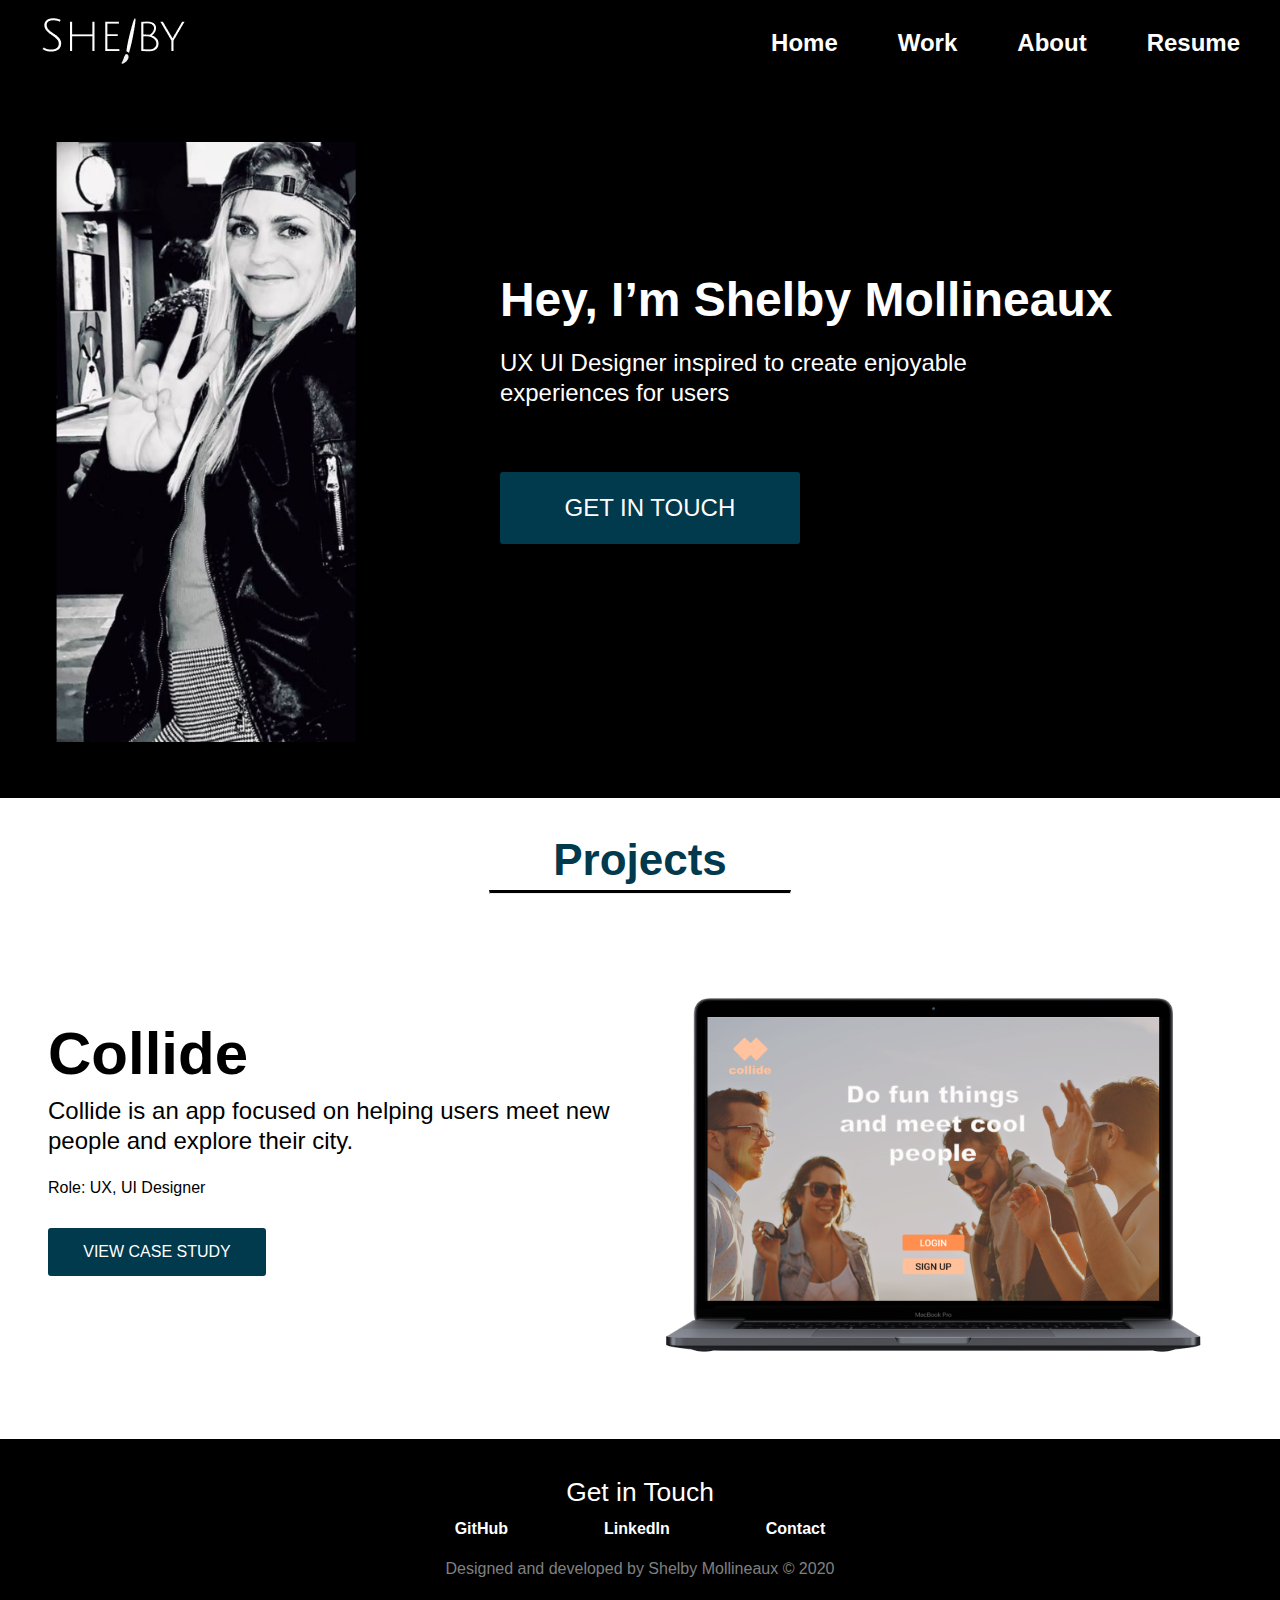
<file: index.html>
<!DOCTYPE html>
<html>
   <head>
        <link rel="stylesheet" type="text/css" href="reset.css">
        <link href="https://fonts.googleapis.com/css?family=Libre+Franklin&display=swap" rel="stylesheet">
        <link rel="stylesheet" type="text/css" href="style.css">
        <title>Portfolio | Shelby Mollineaux </title>
        <meta name="viewport" content="width=device-width, initial-scale=1.0">
        <link rel="apple-touch-icon" sizes="180x180" href="favicon_io/apple-touch-icon.png">
        <link rel="icon" type="image/png" sizes="32x32" href="favicon_io/favicon-32x32.png">
        <link rel="icon" type="image/png" sizes="16x16" href="favicon_io/favicon-16x16.png">
        <link rel="manifest" href="favicon_io/site.webmanifest">
   </head>
   <!-- Global site tag (gtag.js) - Google Analytics -->
   <script async src="https://www.googletagmanager.com/gtag/js?id=UA-162144145-1"></script>
   <script>
     window.dataLayer = window.dataLayer || [];
     function gtag(){dataLayer.push(arguments);}
     gtag('js', new Date());

     gtag('config', 'UA-162144145-1');
   </script>
   <body>
      <nav>
         <section class="container">
             <a href="/">
              <img src="./images/logo.png" alt="shelby's logo">
            </a>
            <ul class="links">
              <li><a href="/">Home</a></li>
              <li><a href="./collide-case-study">Work</a></li>
              <li><a href="./about">About</a></li>
              <li><a href="https://drive.google.com/file/d/1j_T7EFgmPWb2G3mVU8SmhllL_qogyFSj/view?usp=sharing" target="_blank">Resume</a></li>
            </ul>
         </section>
      </nav>
    <section class="hero">
        <section class="container intro">
            <section class="intro-image">
                <figure>
                  <img class="showPic" src="./images/portfolio pic.png" alt="profile picture">
                  <img class="mobilePic" src="./images/square image.png" alt="profile picture">
                </figure>
            </section>
            <section class="container">
                <h1>Hey, I’m Shelby Mollineaux</h1>
                <h2>UX UI Designer inspired to create enjoyable experiences for users</h2>
                <a href="#open-modal" class="cta">Get in touch </a>
            </section>
        </section>
    </section>
    <section class="container">
        <h2 class="header">Projects</h4>
        <hr>
        <section class="case-study">
            <article class="case-study-text">
                <h3>
            Collide
            </h3>
                <h4>
            Collide is an app focused on helping users meet new people and explore their city.
            </h4>
                <p> Role: UX, UI Designer </p>
                <a href="./collide-case-study" class="button">View Case Study</a>
            </article>
            <section class="aside-cs">
                <figure><a href="./collide-case-study"><img src="./images/collide.png" alt="save it pic"></a></figure>
            </section>
        </section>
    </section>
    <div id="open-modal" class="modal-window">
      <div>
        <a href="#modal-close" title="Close" class="modal-close">close &times;</a>
        <form
        action="https://formspree.io/mqkdzrag"
        method="POST">
            <input type="text" name="_replyto" placeholder="Email">
            <textarea name="message" placeholder="Your message goes here"></textarea>
            <!-- your other form fields go here -->
            <button type="submit" class="button">Send</button>
        </form>
        </div>
    </div>
    <footer>
        <section><span>Get in Touch</span></section>
        <section class="links">
            <a href="https://github.com/shelbymollineaux" style="text-decoration: none" target="_blank">GitHub</a>
            <a href="https://www.linkedin.com/in/shelbymollineaux/" style="text-decoration: none" target="_blank">LinkedIn</a>
            <a href="#open-modal" style="text-decoration: none">Contact</a>
        </section>
        <section>
            <p>Designed and developed by Shelby Mollineaux © 2020</p>
        </section>
    </footer>
</body>

</html>
</file>
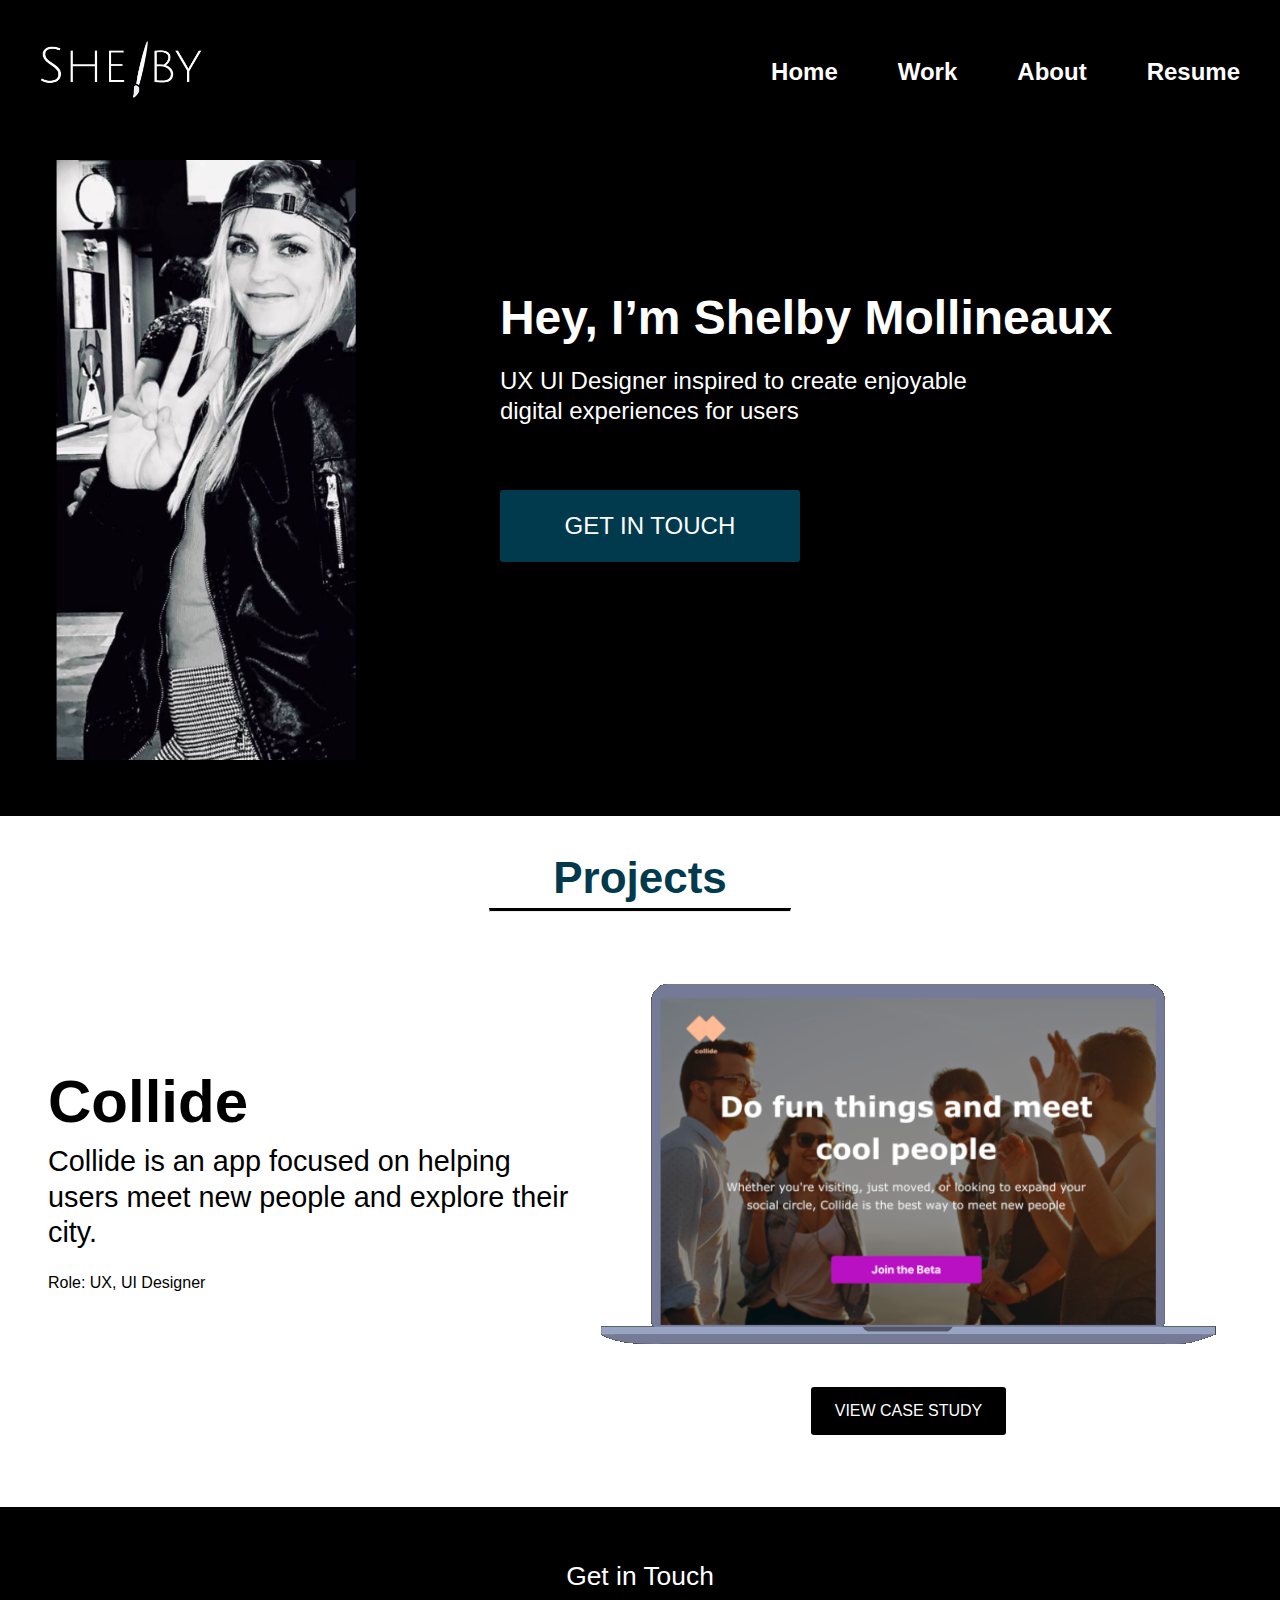
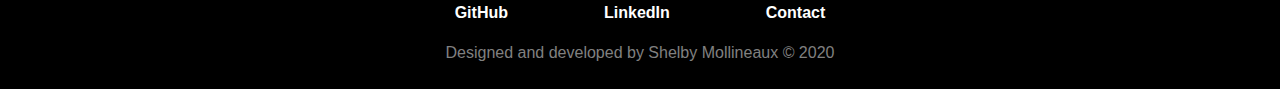
<file: shelbymollineaux.github.io/index.html>
<!DOCTYPE html>
<html>
   <head>
        <link rel="stylesheet" type="text/css" href="reset.css">
        <link href="https://fonts.googleapis.com/css?family=Libre+Franklin&display=swap" rel="stylesheet"> 
        <link rel="stylesheet" type="text/css" href="style.css">
        <title>Portfolio | Shelby Mollineaux </title>
        <meta name="viewport" content="width=device-width, initial-scale=1.0">
        <link rel="apple-touch-icon" sizes="180x180" href="favicon_io/apple-touch-icon.png">
        <link rel="icon" type="image/png" sizes="32x32" href="favicon_io/favicon-32x32.png">
        <link rel="icon" type="image/png" sizes="16x16" href="favicon_io/favicon-16x16.png">
        <link rel="manifest" href="favicon_io/site.webmanifest">
   </head>
   <!-- Global site tag (gtag.js) - Google Analytics -->
   <script async src="https://www.googletagmanager.com/gtag/js?id=UA-162144145-1"></script>
   <script>
     window.dataLayer = window.dataLayer || [];
     function gtag(){dataLayer.push(arguments);}
     gtag('js', new Date());

     gtag('config', 'UA-162144145-1');
   </script>
   <body>
      <nav>
         <section class="container">
             <a href="/">
              <img src="./images/logo.png" alt="shelby's logo">
            </a>
            <ul class="links">
              <li><a href="/">Home</a></li>
              <li><a href="./collide-case-study">Work</a></li>
              <li><a href="./about">About</a></li>
               <li><a href="https://drive.google.com/open?id=1nDeVdT1d8uaoEG1ki3VmXXdjBcrBi9dB" target="_blank">Resume</a></li>
            </ul>
         </section>
      </nav>
    <section class="hero">
        <section class="container intro">
            <section class="intro-image">
                <figure>
                    <img src="./images/portfolio pic.png" alt="profile picture">
                </figure>
            </section>
            <section class="container">
                <h1>Hey, I’m Shelby Mollineaux</h1>
                <h2>UX UI Designer inspired to create enjoyable digital experiences for users</h2>
                <a href="#open-modal" class="cta">Get in touch </a>
            </section>
        </section>
    </section>
    <section class="container">
        <h2 class="header">Projects</h4>
        <hr>
        <section class="case-study">
            <article class="case-study-text">
                <h3>
            Collide
            </h3>
                <h4>
            Collide is an app focused on helping users meet new people and explore their city.
            </h4>
                <p> Role: UX, UI Designer </p>
            </article>
            <section class="aside-cs">
                <figure><a href="./collide-case-study"><img src="./images/collide.png" alt="save it pic"></a></figure>
                <a href="./collide-case-study" class="button">View Case Study</a>
            </section>
        </section>
    </section>
    <div id="open-modal" class="modal-window">
      <div>
        <a href="#modal-close" title="Close" class="modal-close">close &times;</a>
        <form
        action="https://formspree.io/mqkdzrag"
        method="POST">
            <input type="text" name="_replyto" placeholder="Email">
            <textarea name="message" placeholder="Your message goes here"></textarea>
            <!-- your other form fields go here -->
            <button type="submit" class="button">Send</button>
        </form>
        </div>
    </div>
    <footer>
        <section><span>Get in Touch</span></section>
        <section class="links">
            <a href="https://github.com/shelbymollineaux" style="text-decoration: none" target="_blank">GitHub</a>
            <a href="https://www.linkedin.com/in/shelbymollineaux/" style="text-decoration: none" target="_blank">LinkedIn</a>
            <a href="#open-modal" style="text-decoration: none">Contact</a>
        </section>
        <section>
            <p>Designed and developed by Shelby Mollineaux © 2020</p>
        </section>
    </footer>
</body>

</html>
</file>
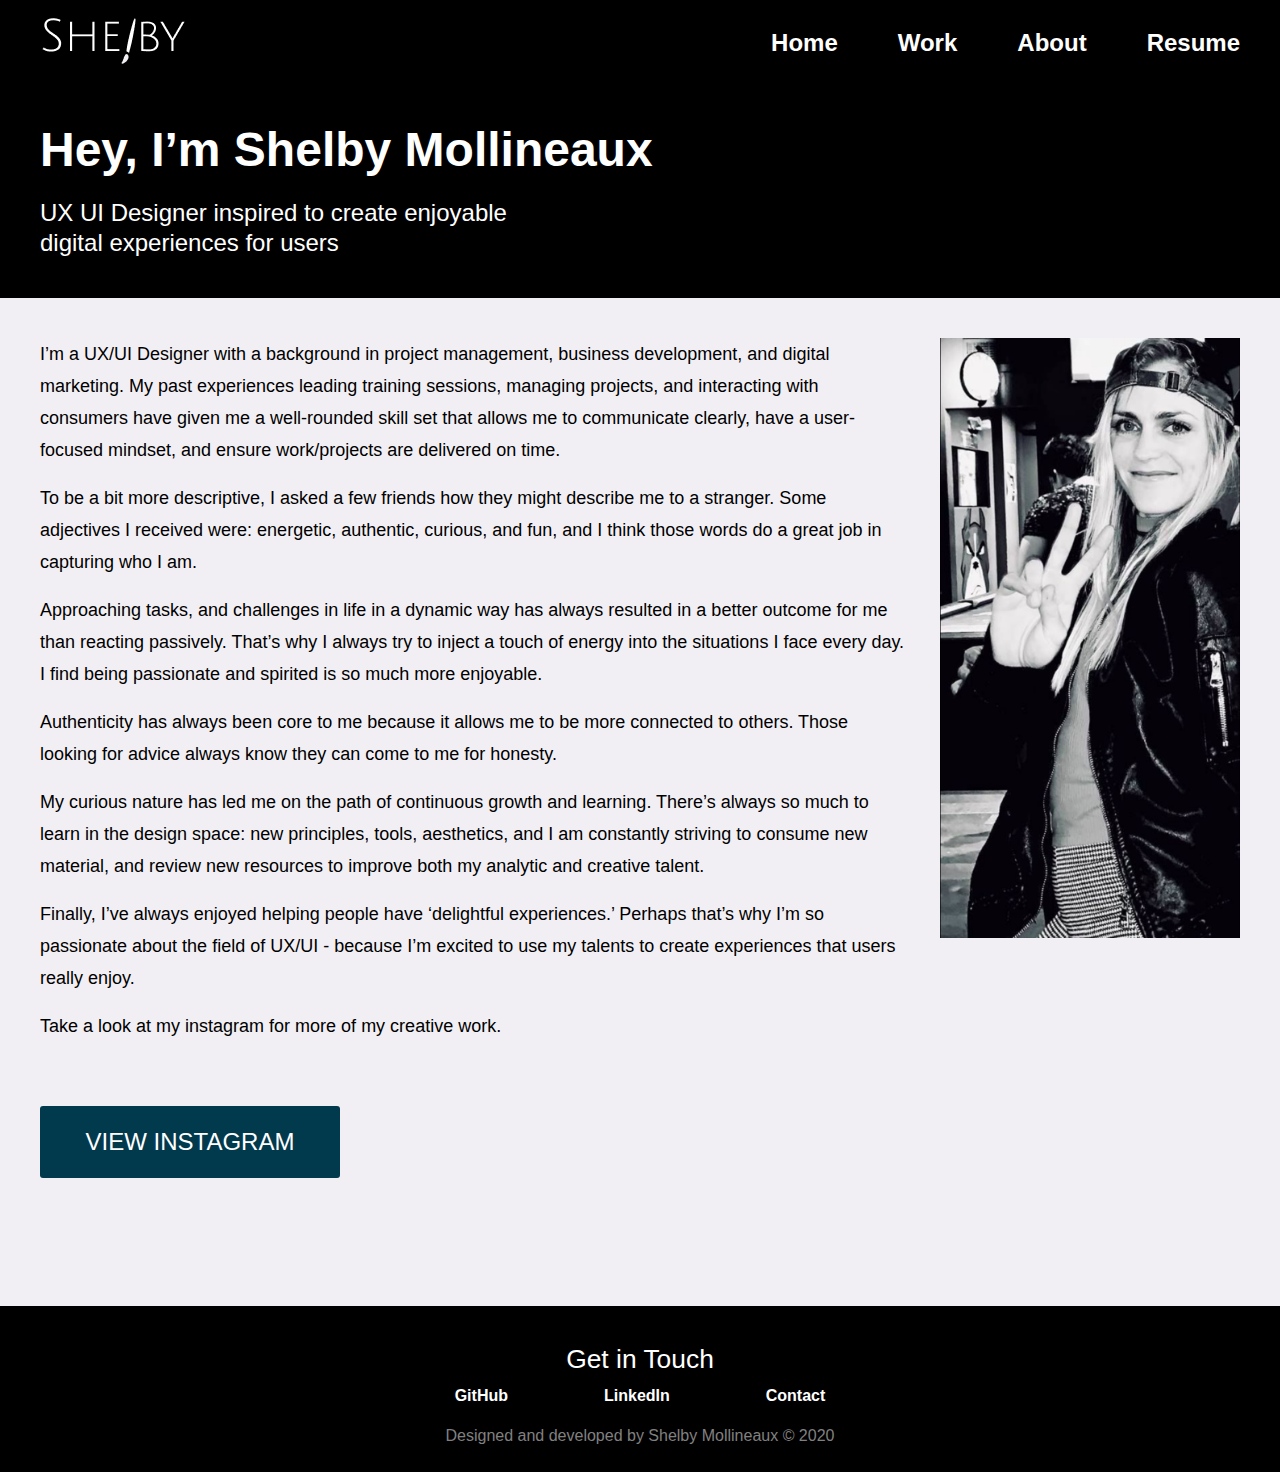
<file: about.html>
<!DOCTYPE html>
<html>
  <head>
    <link rel="stylesheet" type="text/css" href="reset.css">
    <link href="https://fonts.googleapis.com/css?family=Libre+Franklin&display=swap" rel="stylesheet">
    <link rel="stylesheet" type="text/css" href="style.css">
    <title>Portfolio | Shelby Mollineaux </title>
    <meta name="viewport" content="width=device-width, initial-scale=1.0">
    <link rel="apple-touch-icon" sizes="180x180" href="favicon_io/apple-touch-icon.png">
    <link rel="icon" type="image/png" sizes="32x32" href="favicon_io/favicon-32x32.png">
    <link rel="icon" type="image/png" sizes="16x16" href="favicon_io/favicon-16x16.png">
    <link rel="manifest" href="favicon_io/site.webmanifest">
  </head>
   <!-- Global site tag (gtag.js) - Google Analytics -->
   <script async src="https://www.googletagmanager.com/gtag/js?id=UA-162144145-1"></script>
   <script>
     window.dataLayer = window.dataLayer || [];
     function gtag(){dataLayer.push(arguments);}
     gtag('js', new Date());

     gtag('config', 'UA-162144145-1');
   </script>
   <body>
      <nav>
         <section class="container">
             <a href="/">
              <img src="./images/logo.png" alt="shelby's logo">
            </a>
            <ul class="links">
              <li><a href="/">Home</a></li>
              <li><a href="./collide-case-study">Work</a></li>
              <li><a href="./about">About</a></li>
              <li><a href="https://drive.google.com/file/d/1j_T7EFgmPWb2G3mVU8SmhllL_qogyFSj/view?usp=sharing" target="_blank">Resume</a></li>
            </ul>
         </section>
      </nav>
    <section class="hero">
        <section class="container">
            <h1>
          Hey, I’m Shelby Mollineaux
        </h1>
            <h2>UX UI Designer inspired to create enjoyable digital experiences for users</h2>
        </section>
    </section>
    <section class="main">
        <section class="container about">
              <img class="showPic" src="./images/portfolio pic.png" alt="profile picture">
              <img class="mobilePic" src="./images/square image.png" alt="profile picture">
              <p>
                I’m a UX/UI Designer with a background in project management, business development, and digital marketing. My past experiences leading training sessions, managing projects, and interacting with consumers have given me a well-rounded skill set that allows me to communicate clearly, have a user-focused mindset, and ensure work/projects are delivered on time.
              </p><br>
              <p>To be a bit more descriptive, I asked a few friends how they might describe me to a stranger. Some adjectives I received were: energetic, authentic, curious, and fun, and I think those words do a great job in capturing who I am.
              </p><br>
              <p>Approaching tasks, and challenges in life in a dynamic way has always resulted in a better outcome for me than reacting passively. That’s why I always try to inject a touch of energy into the situations I face every day. I find being passionate and spirited is so much more enjoyable.
              </p><br>
              <p>Authenticity has always been core to me because it allows me to be more connected to others. Those looking for advice always know they can come to me for honesty.
              </p><br>
              <p>My curious nature has led me on the path of continuous growth and learning. There’s always so much to learn in the design space: new principles, tools, aesthetics, and I am constantly striving to consume new material, and review new resources to improve both my analytic and creative talent.
              </p><br>
              <p>Finally, I’ve always enjoyed helping people have ‘delightful experiences.’ Perhaps that’s why I’m so passionate about the field of UX/UI - because I’m excited to use my talents to create experiences that users really enjoy.
              </p><br>
              <p>Take a look at my instagram for more of my creative work.
              </p>
              <a href="https://www.instagram.com/shelbs.paints/" target="blank" class="cta">View Instagram</a>
        </section>
    </section>
    <div id="open-modal" class="modal-window">
      <div>
        <a href="#modal-close" title="Close" class="modal-close">close &times;</a>
        <form
        action="https://formspree.io/mqkdzrag"
        method="POST">
            <input type="text" name="_replyto" placeholder="Email">
            <textarea name="message" placeholder="Your message goes here"></textarea>
            <!-- your other form fields go here -->
            <button type="submit" class="button">Send</button>
        </form>
        </div>
    </div>
    <footer>
      <section><span>Get in Touch</span></section>
      <section class="links">
          <a href="https://github.com/shelbymollineaux" style="text-decoration: none" target="_blank">GitHub</a>
          <a href="https://www.linkedin.com/in/shelbymollineaux/" style="text-decoration: none" target="_blank">LinkedIn</a>
          <a href="#open-modal" style="text-decoration: none">Contact</a>
      </section>
      <section>
          <p>Designed and developed by Shelby Mollineaux © 2020</p>
      </section>
  </footer>
</body>

</html>
</file>
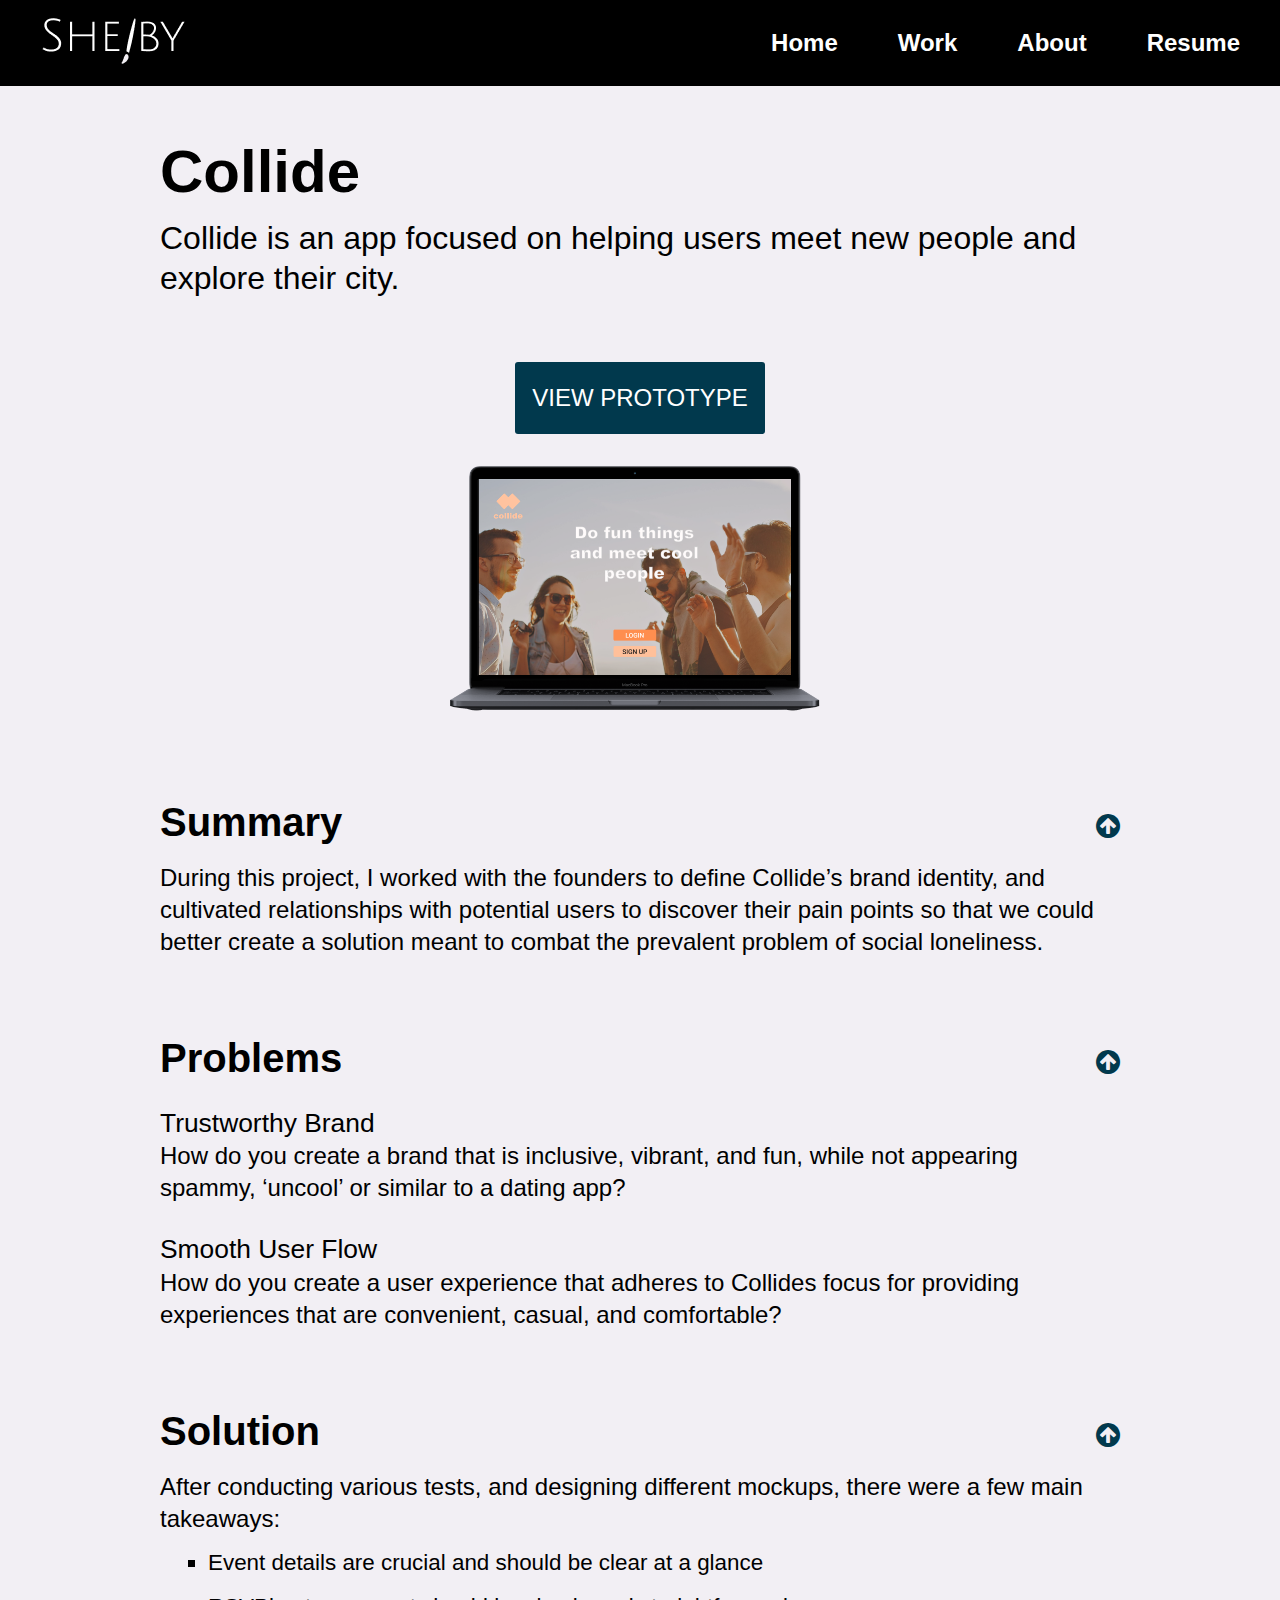
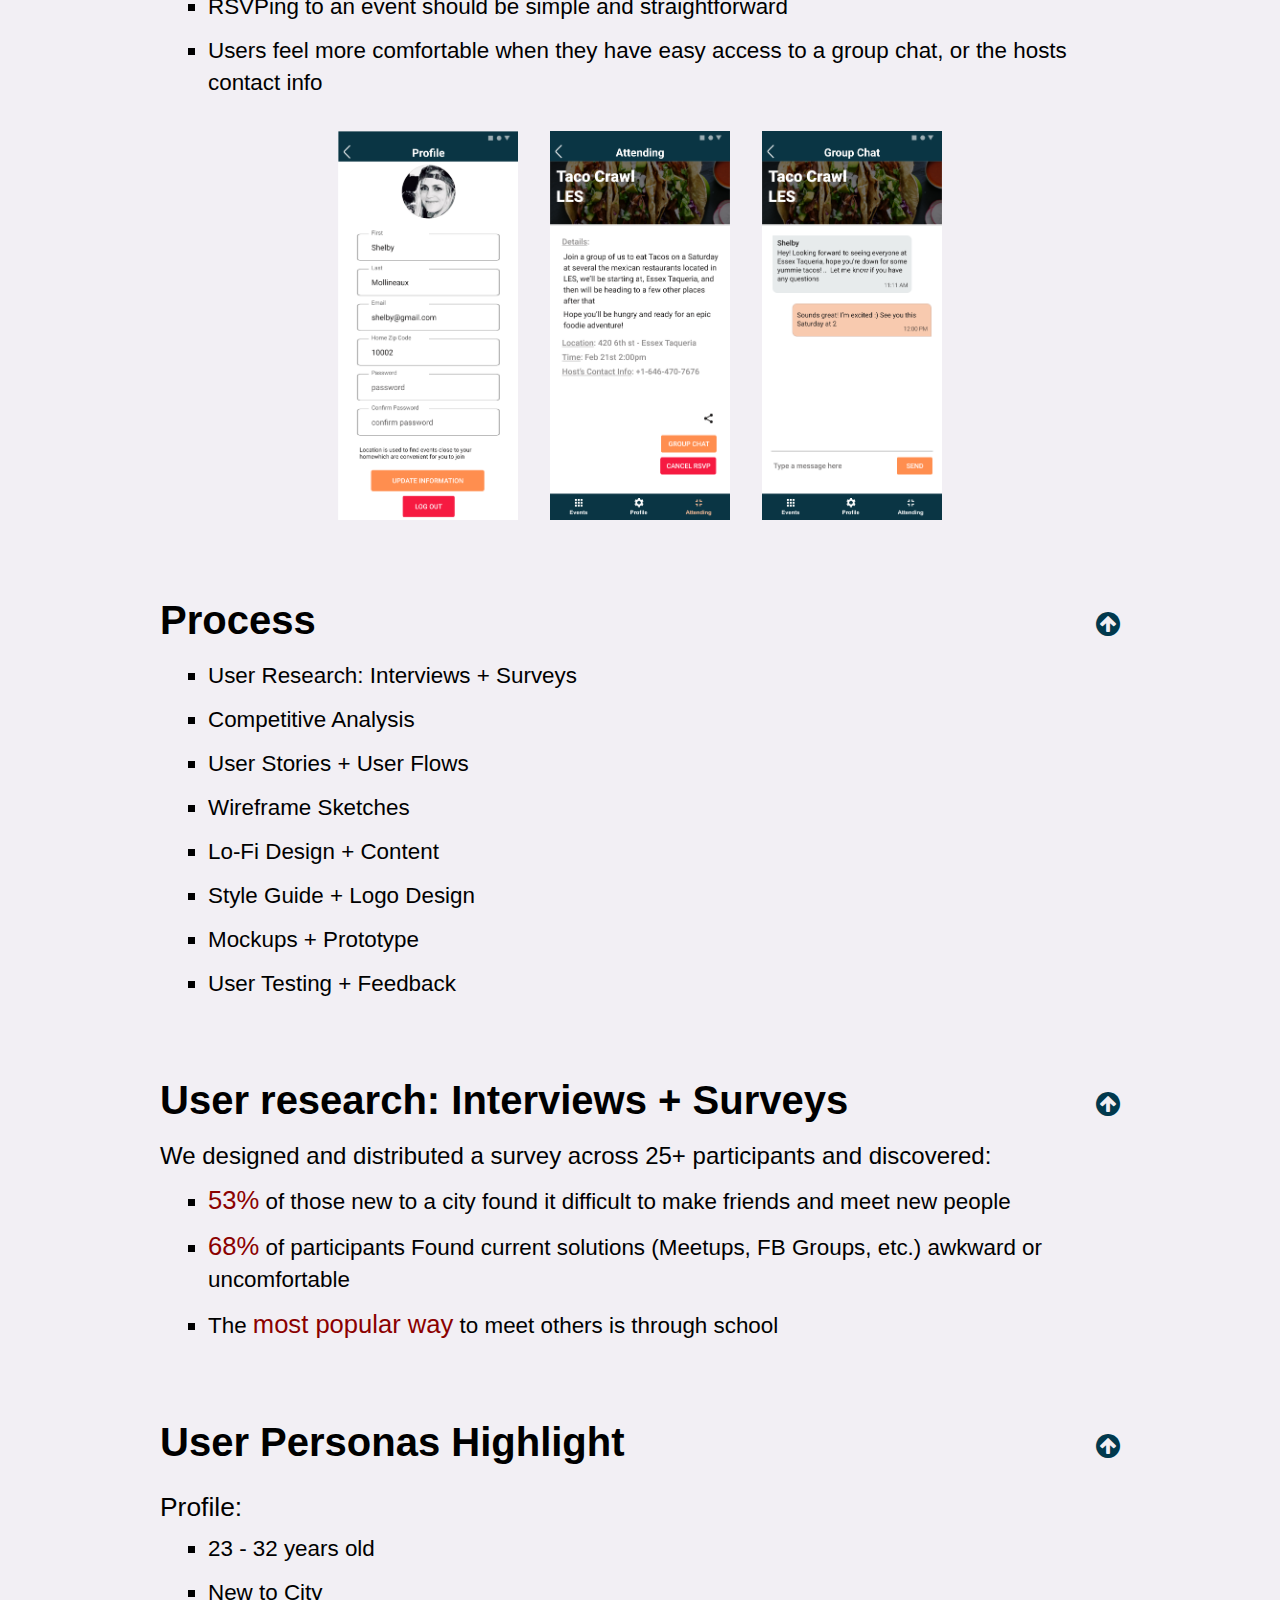
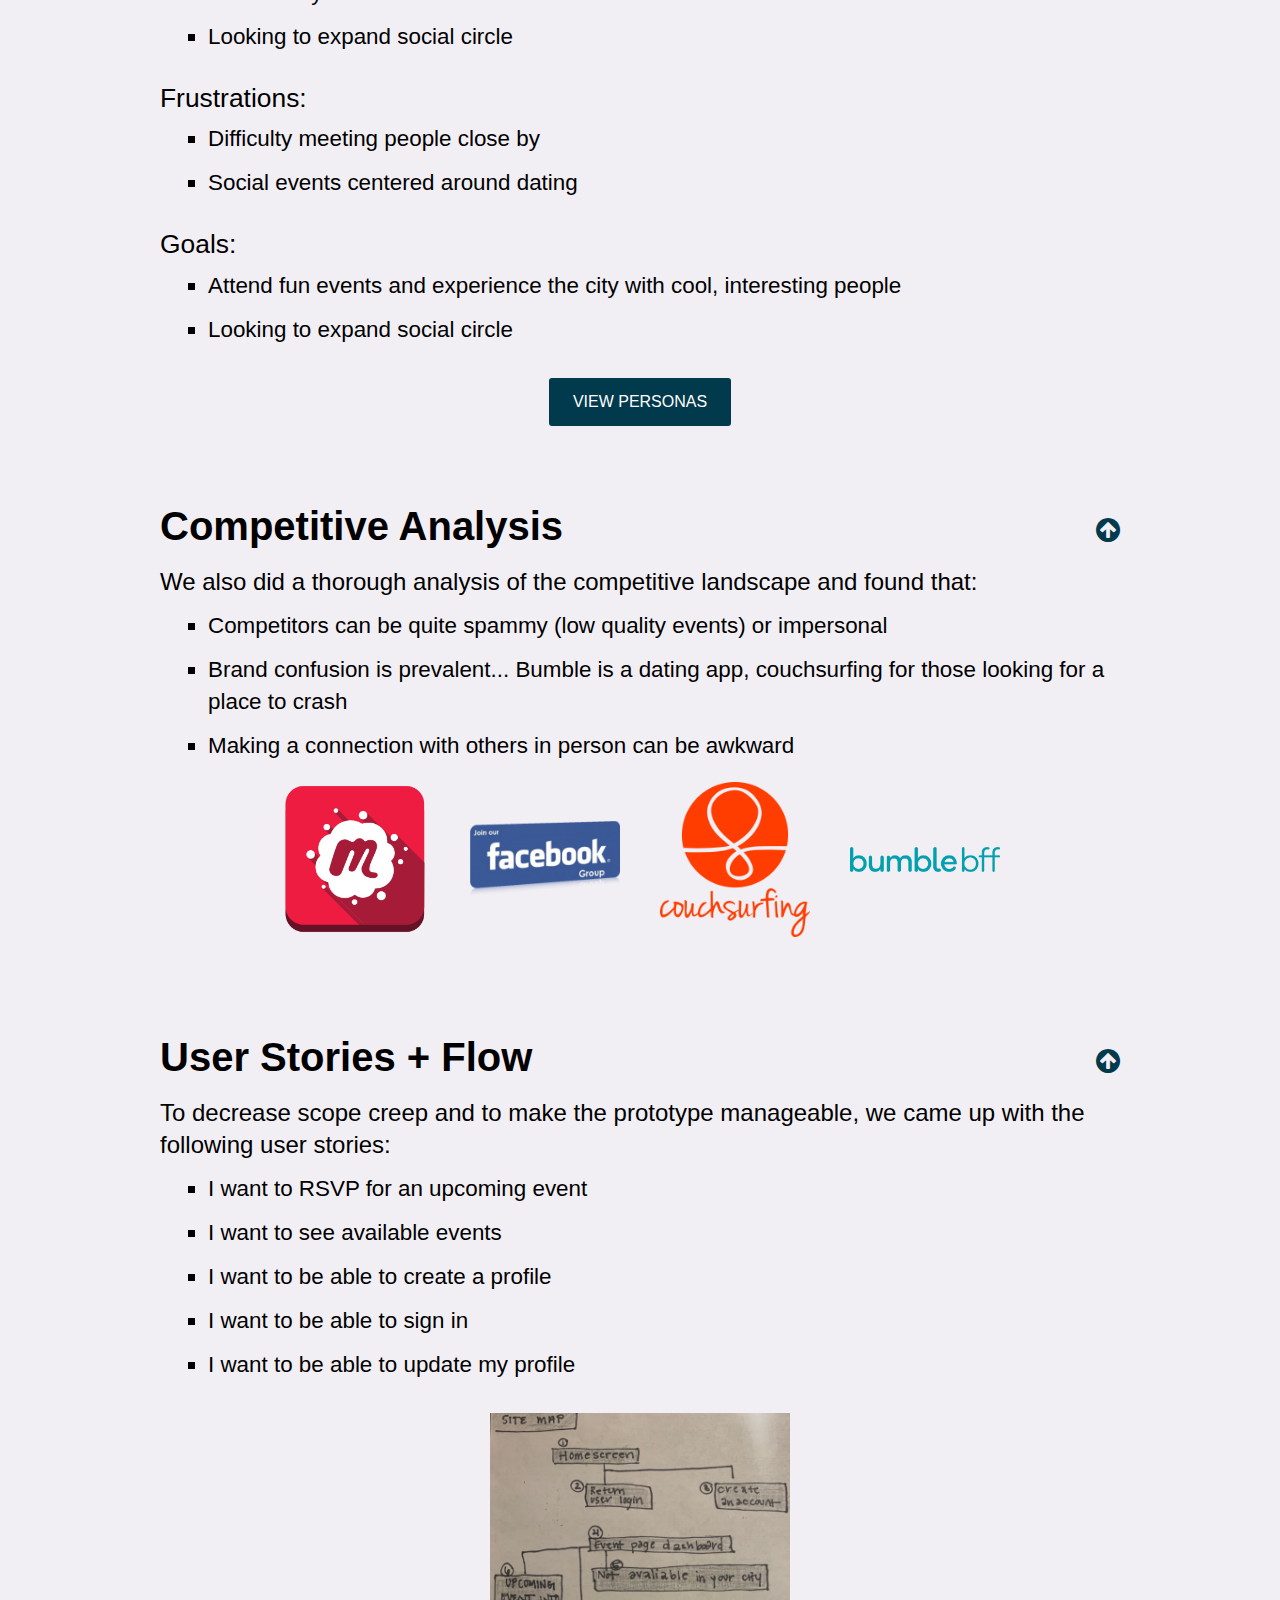
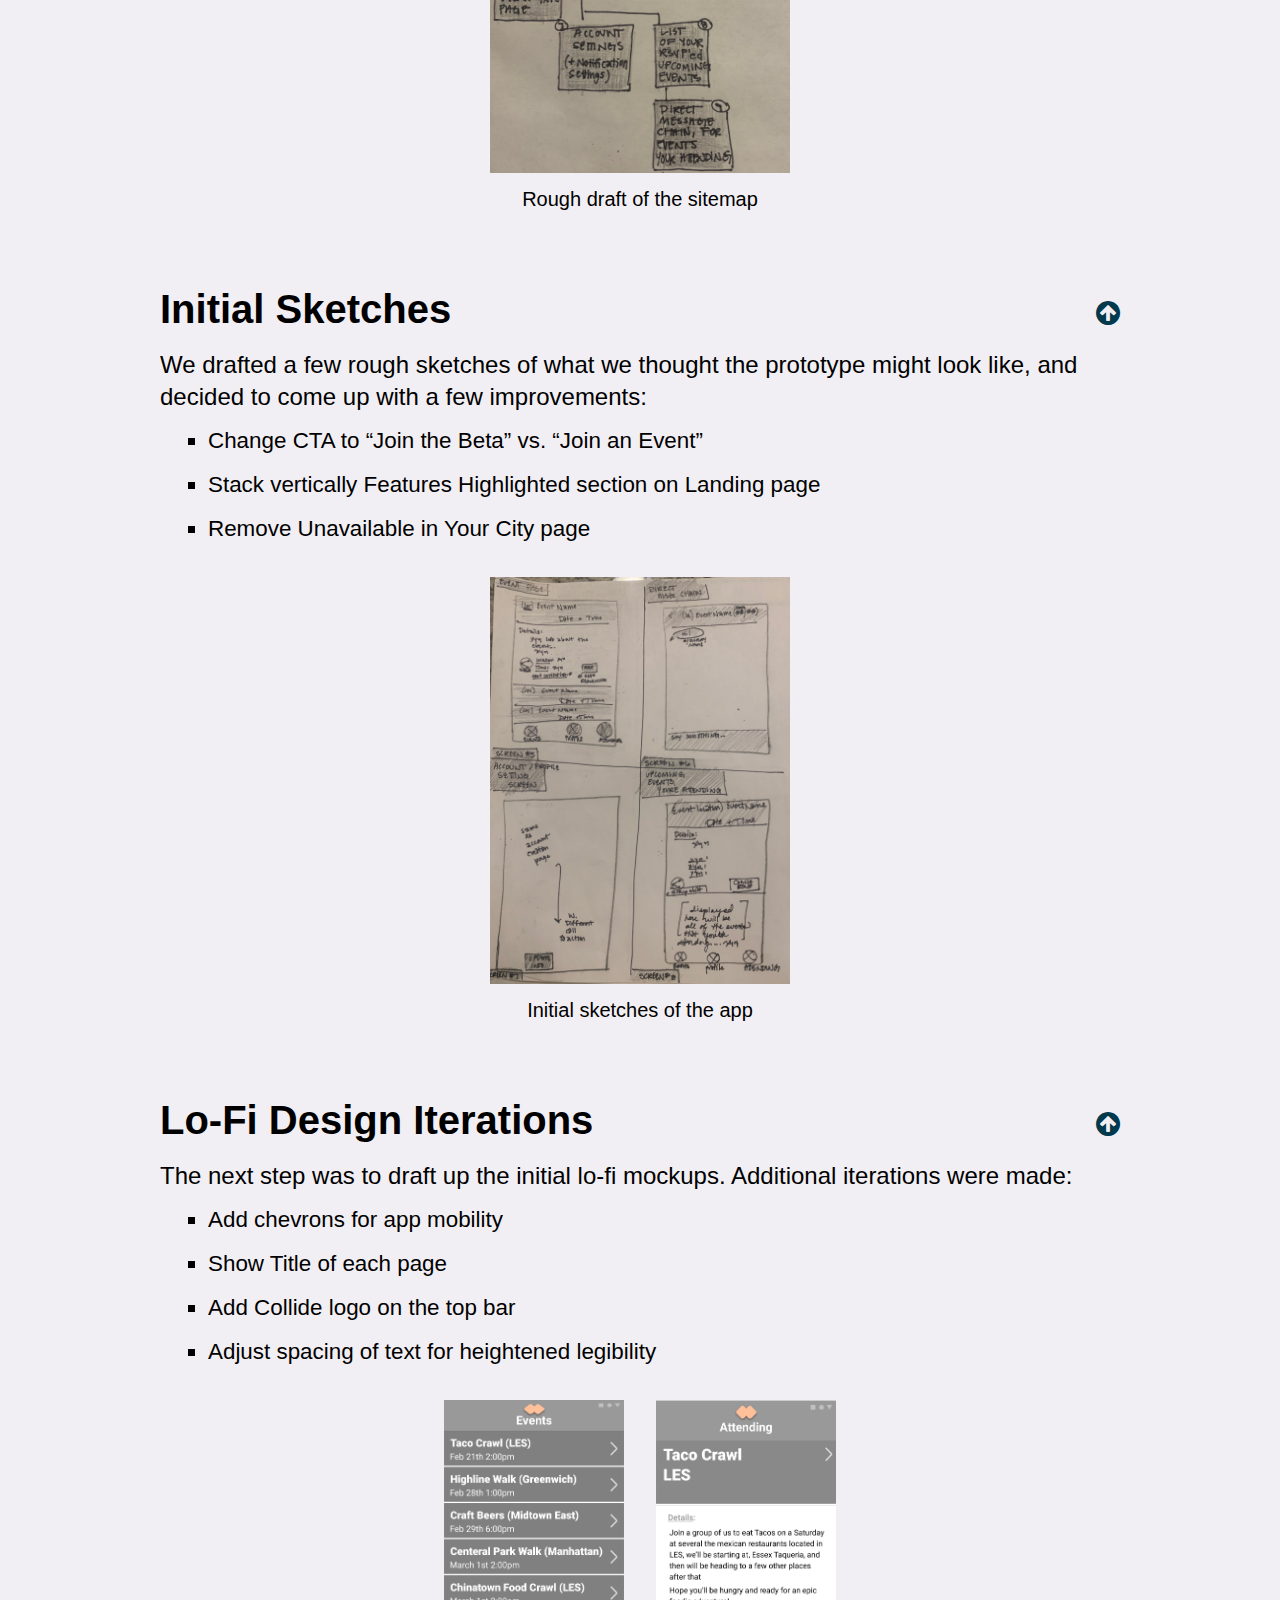
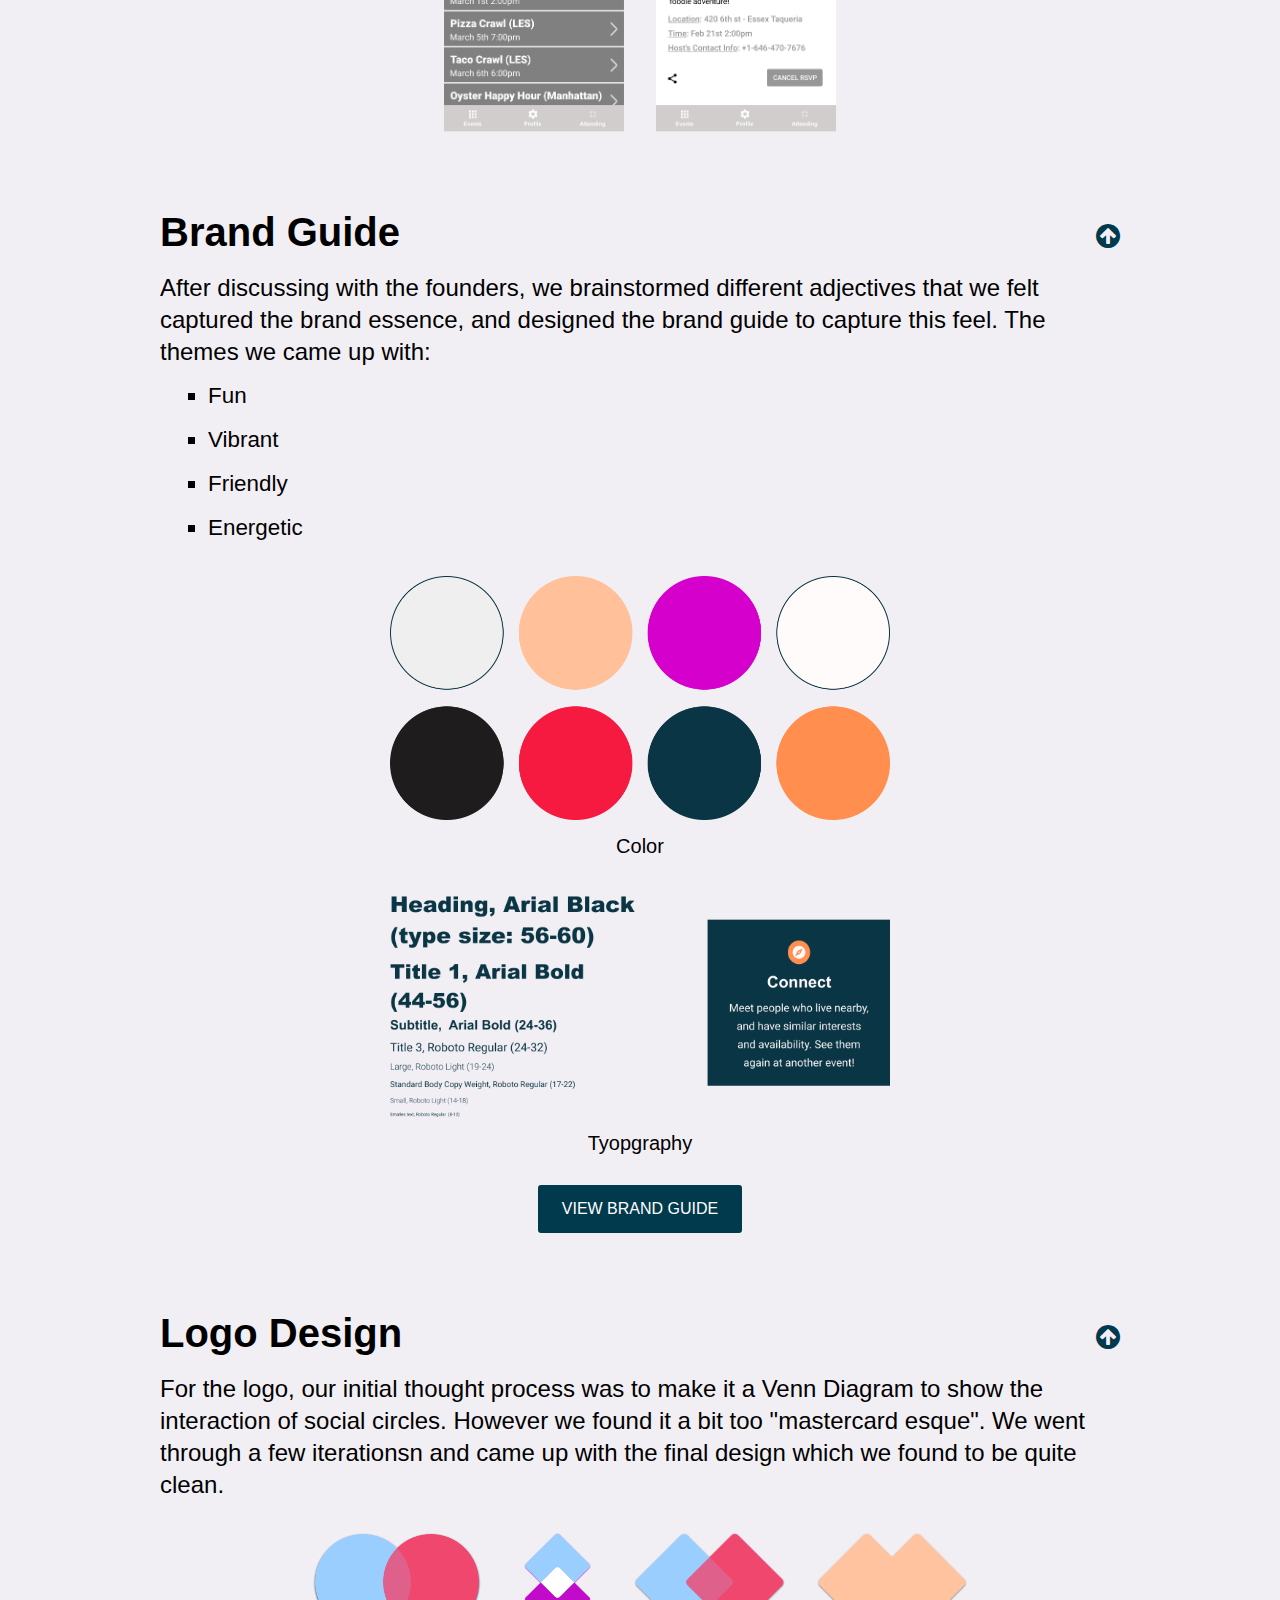
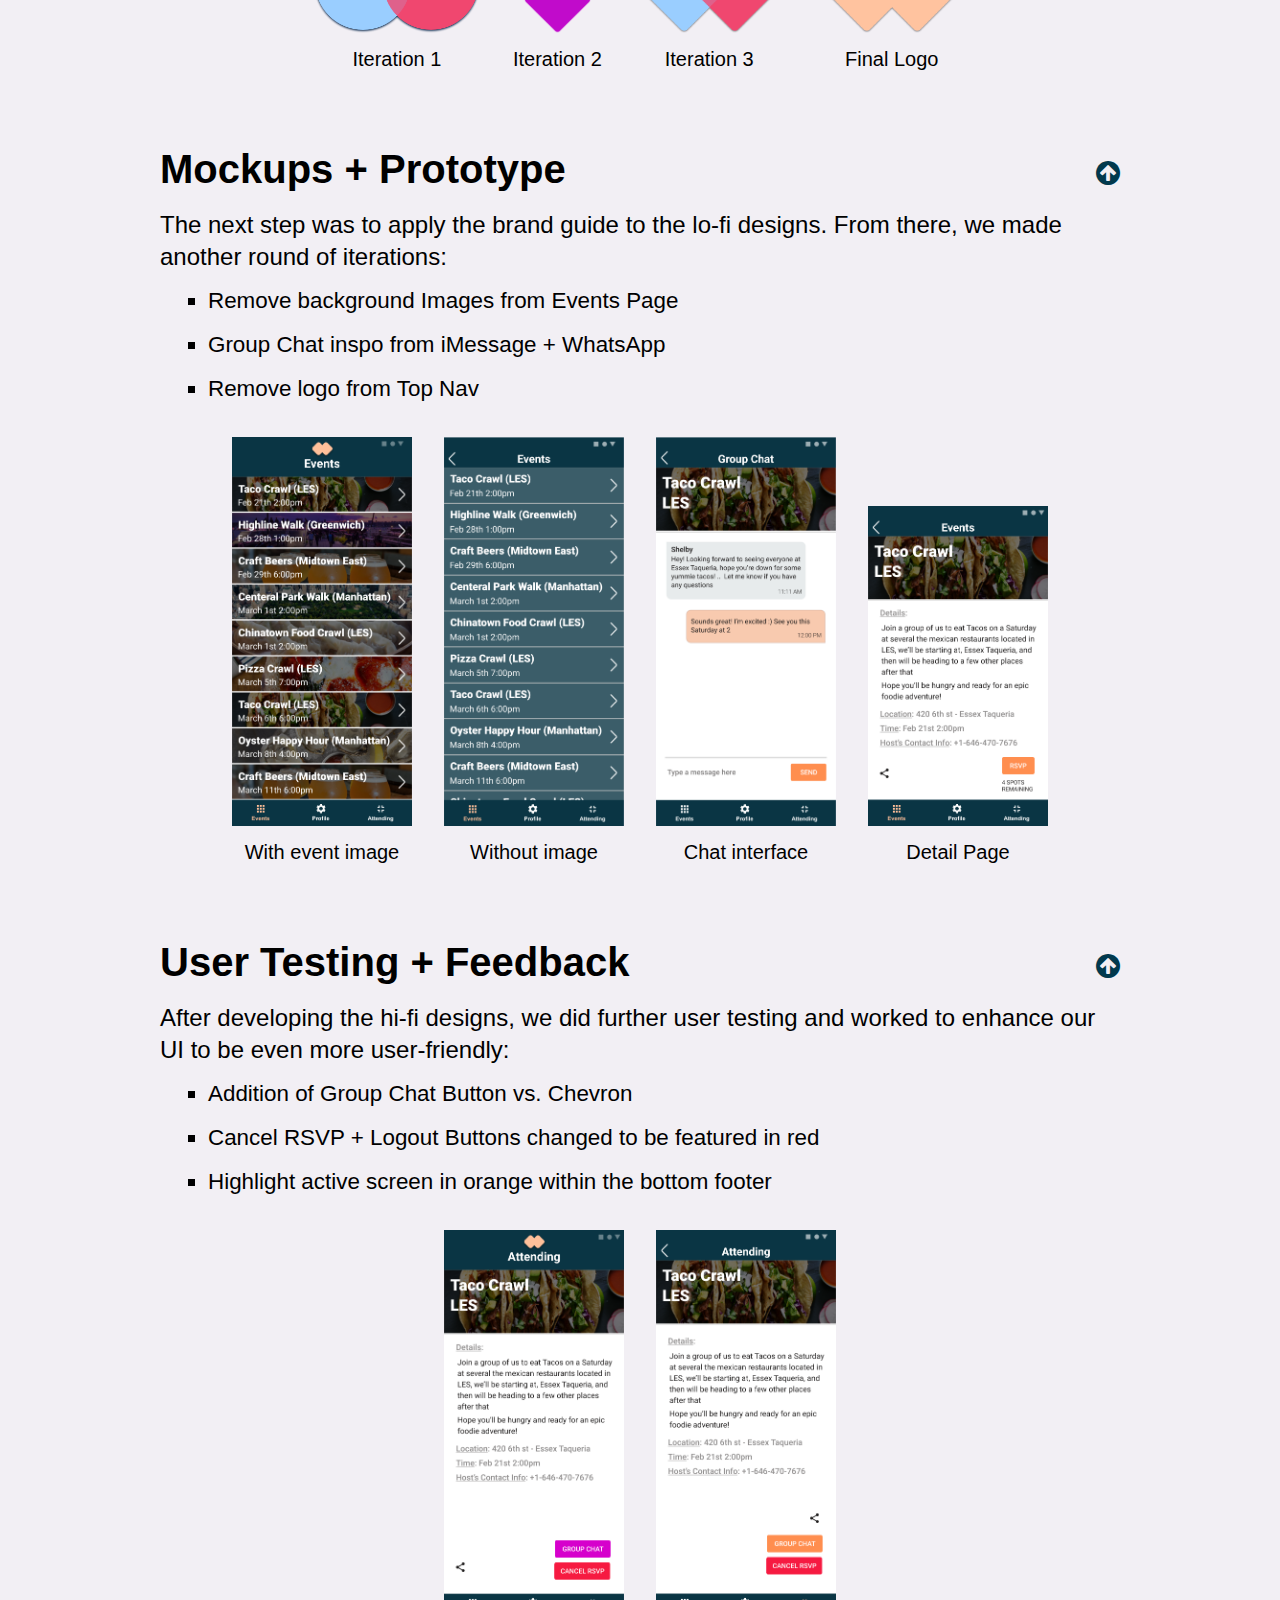
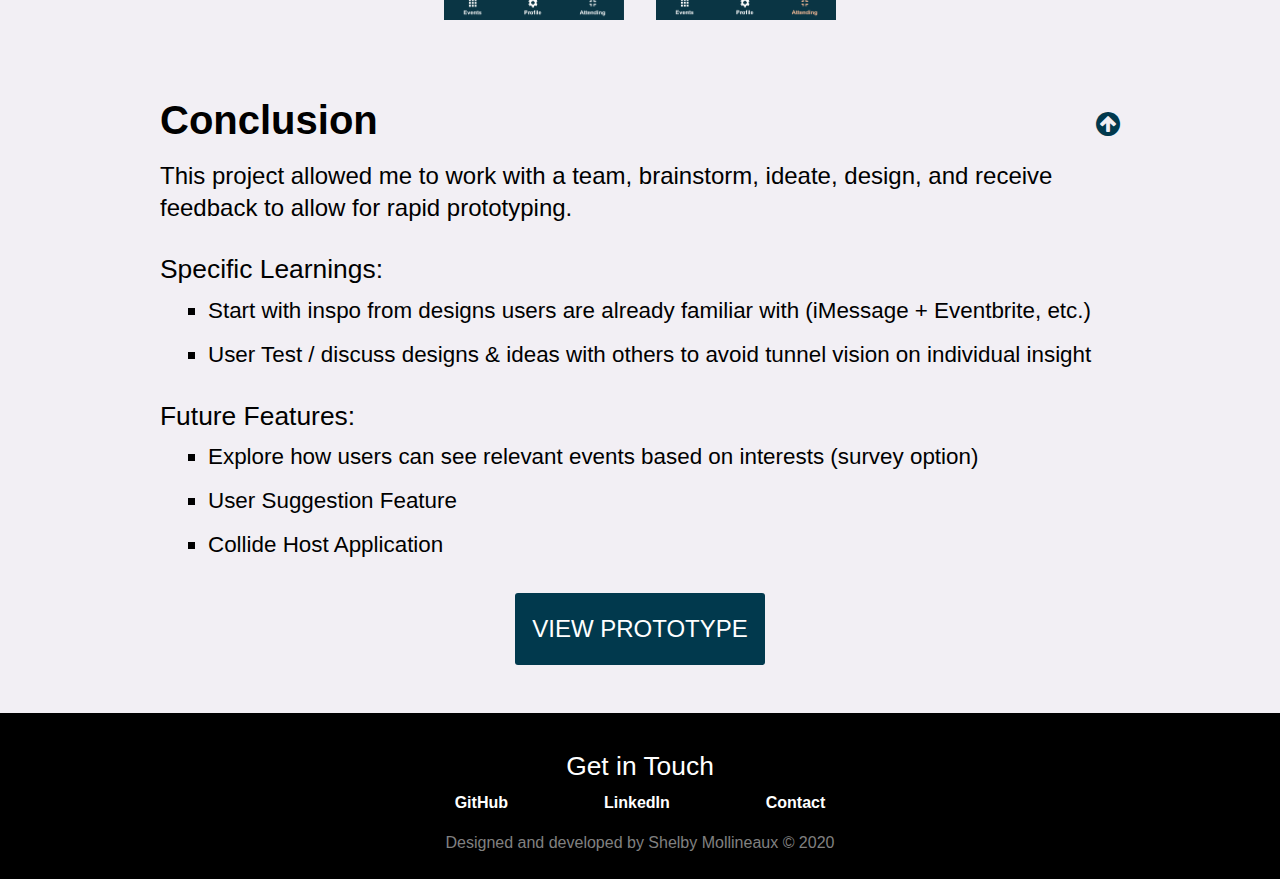
<file: collide-case-study.html>
<!DOCTYPE html>
<html>
   <head>
      <link rel="stylesheet" type="text/css" href="reset.css">
      <link href="https://fonts.googleapis.com/css?family=Libre+Franklin&display=swap" rel="stylesheet">
      <link rel="stylesheet" href="https://cdnjs.cloudflare.com/ajax/libs/font-awesome/4.7.0/css/font-awesome.min.css">
      <link rel="stylesheet" type="text/css" href="style.css">
      <title>Portfolio | Shelby Mollineaux </title>
      <meta name="viewport" content="width=device-width, initial-scale=1.0">
      <link rel="apple-touch-icon" sizes="180x180" href="favicon_io/apple-touch-icon.png">
      <link rel="icon" type="image/png" sizes="32x32" href="favicon_io/favicon-32x32.png">
      <link rel="icon" type="image/png" sizes="16x16" href="favicon_io/favicon-16x16.png">
      <link rel="manifest" href="favicon_io/site.webmanifest">
   </head>
   <!-- Global site tag (gtag.js) - Google Analytics -->
   <script async src="https://www.googletagmanager.com/gtag/js?id=UA-162144145-1"></script>
   <script>
     window.dataLayer = window.dataLayer || [];
     function gtag(){dataLayer.push(arguments);}
     gtag('js', new Date());

     gtag('config', 'UA-162144145-1');
   </script>
   <body>
      <nav id="nav">
         <section class="container">
             <a href="/">
              <img src="./images/logo.png" alt="shelby's logo">
             </a>
             <ul class="links">
               <li><a href="/">Home</a></li>
               <li><a href="./collide-case-study">Work</a></li>
               <li><a href="./about">About</a></li>
               <li><a href="https://drive.google.com/file/d/1j_T7EFgmPWb2G3mVU8SmhllL_qogyFSj/view?usp=sharing" target="_blank">Resume</a></li>
             </ul>
         </section>
      </nav>
      <section class='bg'>
         <section class="container cs-page">
            <section class="title" id="top">
               <h1>Collide</h1>
               <h2>Collide is an app focused on helping users meet new people and explore their city.</h2>
            </section>
            <!-- <section class="prototype">
               <a href="https://www.figma.com/proto/wHkeyJT1F4B6Z9W7BrrzdN/Collide_Wireframe-low-fi-latest?node-id=370%3A560&scaling=min-zoom" target="_blank" class="header">View Prototype</a>
               <a href="https://www.figma.com/proto/wHkeyJT1F4B6Z9W7BrrzdN/Collide_Wireframe-low-fi-latest?node-id=370%3A560&scaling=min-zoom" target="_blank">
                  <img src="./images/collide.png" alt="live website" id="live-page">
                </a>
            </section> -->
            <section class="prototype">
               <a href="https://www.figma.com/proto/wHkeyJT1F4B6Z9W7BrrzdN/Collide_Wireframe-low-fi-latest?node-id=370%3A560&scaling=min-zoom" target="_blank" class="cta">View Prototype</a>
               <figure>
                  <a href="https://www.figma.com/proto/wHkeyJT1F4B6Z9W7BrrzdN/Collide_Wireframe-low-fi-latest?node-id=370%3A560&scaling=min-zoom" target="_blank">
                     <img src="images/prototype/prototype.png" alt="prototype">
                  </a>
               </figure>
            </section>
            <section class="first">
               <h3 class="first">Summary<a href="#nav"><i class="fa fa-arrow-circle-up"></i></a></h3></h3>
               <p>During this project, I worked with the founders to define Collide’s brand identity, and cultivated relationships with potential users to discover their pain points so that we could better create a solution meant to combat the prevalent problem of social loneliness. </p>
            </section>
            <section class="block">
               <h3>Problems<a href="#nav"><i class="fa fa-arrow-circle-up"></i></a></h3></h3>
               <h5>Trustworthy Brand</h5>
               <p>How do you create a brand that is inclusive, vibrant, and fun, while not appearing spammy, ‘uncool’ or similar to a dating app?
               </p>
               <h5>Smooth User Flow</h5>
               <p>How do you create a user experience that adheres to Collides focus for providing experiences that are convenient, casual, and comfortable?
               </p>
            </section>
            <section>
               <h3>Solution<a href="#nav"><i class="fa fa-arrow-circle-up"></i></a></h3></h3>
               <p>After conducting various tests, and designing different mockups, there were a few main takeaways: </p>
               <ul>
                  <li>Event details are crucial and should be clear at a glance</li>
                  <li>RSVPing to an event should be simple and straightforward </li>
                  <li>Users feel more comfortable when they have easy access to a group chat, or the hosts contact info</li>
               </ul>
               <div class="solution img-div">
                  <figure><img src="images/solution/solution.png" alt="app profile screen"></figure>
                  <figure><img src="images/solution/solution2.png" alt="app event details screen"></figure>
                  <figure><img src="images/solution/solution3.png" alt="app group chat screen"></figure>
               </div>
            </section>
            <section class="block">
               <h3>Process<a href="#nav"><i class="fa fa-arrow-circle-up"></i></a></h3></h3>
               <ul>
                  <li>User Research: Interviews + Surveys</li>
                  <li>Competitive Analysis</li>
                  <li>User Stories + User Flows</li>
                  <li>Wireframe Sketches</li>
                  <li>Lo-Fi Design + Content</li>
                  <li>Style Guide + Logo Design</li>
                  <li>Mockups + Prototype</li>
                  <li>User Testing + Feedback</li>
               </ul>
            </section>
            <section class="research block">
               <h3>User research: Interviews + Surveys<a href="#nav"><i class="fa fa-arrow-circle-up"></i></a></h3></h3>
               <p>We designed and distributed a survey across 25+ participants and discovered:</p>
               <ul>
                  <li>
                     <span>53%</span> of those new to a city found it difficult to make friends and meet new people
                  </li>
                  <li>
                     <span>68%</span> of participants Found current solutions (Meetups, FB Groups, etc.) awkward or uncomfortable
                  </li>
                  <li>
                     The <span>most popular way</span> to meet others is through school
                  </li>
               </ul>
            </section>
            <section class="block">
               <h3>User Personas Highlight<a href="#nav"><i class="fa fa-arrow-circle-up"></i></a></h3></h3>
               <h5>Profile:</h5>
               <ul>
                  <li>23 - 32 years old</li>
                  <li>New to City</li>
                  <li>Looking to expand social circle</li>
               </ul>
               <h5>Frustrations:</h5>
               <ul>
                  <li>Difficulty meeting people close by</li>
                  <li>Social events centered around dating</li>
               </ul>
               <h5>Goals:</h5>
               <ul>
                  <li>Attend fun events and experience the city with cool, interesting people</li>
                  <li>Looking to expand social circle</li>
               </ul>
               <div class="img-div">
                  <a href="https://drive.google.com/drive/folders/1Yrl6feYLAB04rv9-4MX0dCPOeTJ3MVbW?usp=sharing" class='button' target="blank">View Personas</a>
               </div>
            </section>
            <section class="block">
               <h3>Competitive Analysis<a href="#nav"><i class="fa fa-arrow-circle-up"></i></a></h3></h3>
               <p>We also did a thorough analysis of the competitive landscape and found that:</p>
               <ul>
                  <li>Competitors can be quite spammy (low quality events) or impersonal</li>
                  <li>Brand confusion is prevalent... Bumble is a dating app, couchsurfing for those looking for a place to crash</li>
                  <li>Making a connection with others in person can be awkward</li>
               </ul>
               <div class="competition img-div" style="align-items: center;">
                     <img src="images/competition/meetup.png" alt="meetup">
                     <img src="images/competition/facebookgroups.png" alt="Facebook Groups">
                     <img src="images/competition/cs.png" alt="couchsurfing hangout">
                     <img src="images/competition/bumblebfflogoblue.png" alt="Bumble BFF">
               </div>
            </section>
            <section class="block">
               <div>
                  <h3>User Stories + Flow<a href="#nav"><i class="fa fa-arrow-circle-up"></i></a></h3></h3>
                  <p>To decrease scope creep and to make the prototype manageable, we came up with the following user stories:</p>
                  <ul>
                     <li>I want to RSVP for an upcoming event</li>
                     <li>I want to see available events</li>
                     <li>I want to be able to create a profile</li>
                     <li>I want to be able to sign in</li>
                     <li>I want to be able to update my profile</li>
                  </ul>
               </div>
               <div class="userstories img-div">
                  <figure>
                     <img src="images/user stories_flow/sitemap.png" alt="sitemap" class="medium">
                     <figcaption>Rough draft of the sitemap</figcaption>
                  </figure>
               </div>
            </section>
            <section class="block">
               <h3>Initial Sketches <a href="#nav"><i class="fa fa-arrow-circle-up"></i></a></h3></h3>
               <p>We drafted a few rough sketches of what we thought the prototype might look like, and decided to come up with a few improvements:</p>
               <ul>
                  <li>Change CTA to “Join the Beta” vs. “Join an Event”</li>
                  <li>Stack vertically Features Highlighted section on Landing page</li>
                  <li>Remove Unavailable in Your City page</li>
               </ul>
               <div class="initialsketches img-div">
                  <figure>
                     <img src="images/Initial Sketches/paperandpen.png" alt="paper sketches of wireframe" class="medium">
                     <figcaption>Initial sketches of the app</figcaption>
                  </figure>
               </div>
            </section>
            <section class="block">
               <h3>Lo-Fi Design Iterations<a href="#nav"><i class="fa fa-arrow-circle-up"></i></a></h3></h3>
               <p>The next step was to draft up the initial lo-fi mockups. Additional iterations were made:</p>
               <ul>
                  <li>Add chevrons for app mobility</li>
                  <li>Show Title of each page</li>
                  <li>Add Collide logo on the top bar</li>
                  <li>Adjust spacing of text for heightened legibility</li>
               </ul>
               <div class="lofidesigns img-div">
                  <figure>
                     <img src="images/lo-fi design/Upcoming Events.png" alt="upcoming events">
                  </figure>
                  <figure>
                     <img src="images/lo-fi design/Attending Events.png" alt="attending events">
                  </figure>

               </div>
            </section>
            <section class="block">
               <h3>Brand Guide<a href="#nav"><i class="fa fa-arrow-circle-up"></i></a></h3></h3>
               <p>After discussing with the founders, we brainstormed different adjectives that we felt captured the brand essence, and designed the brand guide to capture this feel. The themes we came up with:</p>
               <ul>
                  <li>Fun</li>
                  <li>Vibrant</li>
                  <li>Friendly</li>
                  <li>Energetic</li>
               </ul>
               <div class="img-div">
                  <figure class="first">
                     <img src="images/Brand Guide/Color/colors.png" alt="Color" class="large">
                     <figcaption>Color</figcaption>
                  </figure>
                  <figure>
                     <img src="images/Brand Guide/Type/types.png" alt="Typography" class="large">
                     <figcaption>Tyopgraphy</figcaption>
                  </figure>
               </div>
               <div class="img-div">
                  <a href="https://drive.google.com/file/d/1tYPKXr9-LkDs0I8CMWwtUK2G3IzIBgUj/view?usp=sharing"class='button' target="blank">View Brand Guide</a>
               </div>
            </section>
            <section>
               <h3>Logo Design<a href="#nav"><i class="fa fa-arrow-circle-up"></i></a></h3></h3>
               <p>For the logo, our initial thought process was to make it a Venn Diagram to show the interaction of social circles. However we found it a bit too "mastercard esque". We went through a few iterationsn and came up with the final design which we found to be quite clean.</p>
               <div class="brand-logos img-div">
                  <figure>
                     <img src="images/Brand Guide/logo iteration/iteration 1/iteration1.png" alt="iteration 1" class="logo">
                     <figcaption>Iteration 1</figcaption>
                  </figure>
                  <figure>
                     <img src="images/Brand Guide/logo iteration/iteration 2/iteration2.png" alt="iteration 2" class="logo">
                     <figcaption>Iteration 2</figcaption>
                  </figure>
                  <figure>
                     <img src="images/Brand Guide/logo iteration/iteration 3/iteration3.png" alt="iteration 3" class="logo">
                     <figcaption>Iteration 3</figcaption>
                  </figure>
                  <figure>
                     <img src="images/Brand Guide/logo iteration/iteration 4/finallogo.png" alt="final logo" class="logo">
                     <figcaption>Final Logo</figcaption>
                  </figure>
               </div>
            </section>
            <section>
               <h3>Mockups + Prototype<a href="#nav"><i class="fa fa-arrow-circle-up"></i></a></h3></h3>
               <p>
                  The next step was to apply the brand guide to the lo-fi designs. From there, we made another round of iterations:
               </p>
               <ul>
                  <li>Remove background Images from Events Page</li>
                  <li>Group Chat inspo from iMessage + WhatsApp</li>
                  <li>Remove logo from Top Nav</li>
               </ul>
               <div class="mockups img-div">
                  <figure>
                     <img src="images/Mockups_Prototype/events/Upcoming Events old version.png" alt="old version">
                     <figcaption>With event image</figcaption></figure>
                  <figure>
                     <img src="images/Mockups_Prototype/events/Upcoming Events.png" alt="new version">
                     <figcaption>Without image</figcaption></figure>
                  <figure>
                     <img src="images/Mockups_Prototype/other updates/Attending Event Chat.png" alt="Attending Event Chat">
                     <figcaption>Chat interface</figcaption>
                  </figure>
                  <figure>
                     <img src="images/Mockups_Prototype/other updates/Events Card.png" alt="Events Card">
                     <figcaption>Detail Page</figcaption>
                  </figure>
               </div>
            </section>
            <section>
               <h3>User Testing + Feedback<a href="#nav"><i class="fa fa-arrow-circle-up"></i></a></h3></h3>
               <p>After developing the hi-fi designs, we did further user testing and worked to enhance our UI to be even more user-friendly: </p>
               <ul>
                  <li>Addition of Group Chat Button vs. Chevron</li>
                  <li>Cancel RSVP + Logout Buttons changed to be featured in red</li>
                  <li>Highlight active screen in orange within the bottom footer</li>
               </ul>
               <div class="usertesting img-div">
                  <figure><img src="images/user testing/old/Attending Events.png" alt="older version"></figure>
                  <figure><img src="images/user testing/updated/Attending Events.png" alt="newer version"></figure>
               </div>
            </section>
            <section>
               <h3>Conclusion<a href="#nav"><i class="fa fa-arrow-circle-up"></i></a></h3></h3>
               <p>This project allowed me to work with a team, brainstorm, ideate, design, and receive feedback to allow for rapid prototyping. </p>
               <h5>Specific Learnings:</h5>
               <ul>
                  <li>Start with inspo from designs users are already familiar with (iMessage + Eventbrite, etc.)</li>
                  <li>User Test / discuss designs & ideas with others to avoid tunnel vision on individual insight</li>
               </ul>
               <h5>Future Features:</h5>
               <ul>
                  <li>Explore how users can see relevant events based on interests (survey option)</li>
                  <li>User Suggestion Feature</li>
                  <li>Collide Host Application</li>
               </ul>
               <div class="img-div">
                  <a href="https://www.figma.com/proto/wHkeyJT1F4B6Z9W7BrrzdN/Collide-Social-App-Design?node-id=370%3A560&scaling=min-zoom" target="blank" class='cta'>View Prototype</a>
               </div>
            </section>
         </section>
      </section>
      <!-- Modal -->
      <div id="open-modal" class="modal-window">
         <div>
           <a href="#modal-close" title="Close" class="modal-close">close &times;</a>
           <form
           action="https://formspree.io/mqkdzrag"
           method="POST">
               <input type="text" name="_replyto" placeholder="Email">
               <textarea name="message" placeholder="Your message goes here"></textarea>
               <!-- your other form fields go here -->
               <button type="submit" class="button">Send</button>
           </form>
           </div>
       </div>
      <footer>
         <section><span>Get in Touch</span></section>
         <section class="links">
             <a href="https://github.com/shelbymollineaux" style="text-decoration: none" target="_blank">GitHub</a>
             <a href="https://www.linkedin.com/in/shelbymollineaux/" style="text-decoration: none" target="_blank">LinkedIn</a>
             <a href="#open-modal" style="text-decoration: none">Contact</a>
         </section>
         <section>
             <p>Designed and developed by Shelby Mollineaux © 2020</p>
         </section>
     </footer>
   </body>
</html>
</file>
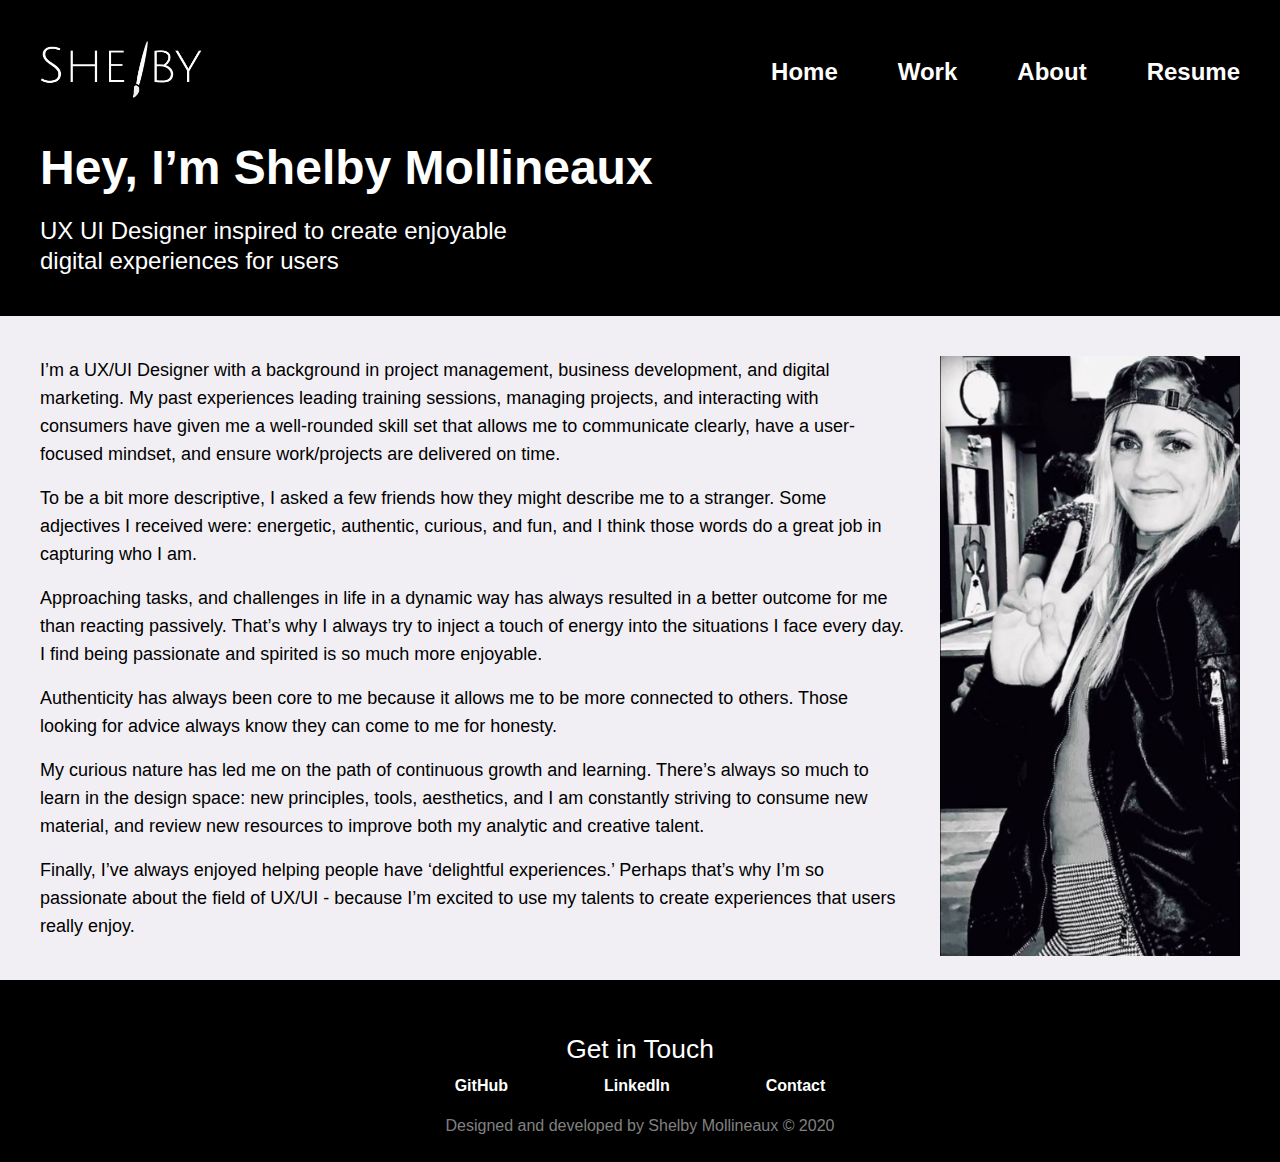
<file: shelbymollineaux.github.io/about.html>
<!DOCTYPE html>
<html>
  <head>
    <link rel="stylesheet" type="text/css" href="reset.css">
    <link href="https://fonts.googleapis.com/css?family=Libre+Franklin&display=swap" rel="stylesheet"> 
    <link rel="stylesheet" type="text/css" href="style.css">
    <title>Portfolio | Shelby Mollineaux </title>
    <meta name="viewport" content="width=device-width, initial-scale=1.0">
    <link rel="apple-touch-icon" sizes="180x180" href="favicon_io/apple-touch-icon.png">
    <link rel="icon" type="image/png" sizes="32x32" href="favicon_io/favicon-32x32.png">
    <link rel="icon" type="image/png" sizes="16x16" href="favicon_io/favicon-16x16.png">
    <link rel="manifest" href="favicon_io/site.webmanifest">
  </head>
   <!-- Global site tag (gtag.js) - Google Analytics -->
   <script async src="https://www.googletagmanager.com/gtag/js?id=UA-162144145-1"></script>
   <script>
     window.dataLayer = window.dataLayer || [];
     function gtag(){dataLayer.push(arguments);}
     gtag('js', new Date());

     gtag('config', 'UA-162144145-1');
   </script>
   <body>
      <nav>
         <section class="container">
             <a href="/">
              <img src="./images/logo.png" alt="shelby's logo">
            </a>
            <ul class="links">
              <li><a href="/">Home</a></li>
              <li><a href="./collide-case-study">Work</a></li>
              <li><a href="./about">About</a></li>
              <li><a href="https://drive.google.com/open?id=1nDeVdT1d8uaoEG1ki3VmXXdjBcrBi9dB" target="_blank">Resume</a></li>
            </ul>
         </section>
      </nav>
    <section class="hero">
        <section class="container">
            <h1>
          Hey, I’m Shelby Mollineaux
        </h1>
            <h2>UX UI Designer inspired to create enjoyable digital experiences for users</h2>
        </section>
    </section>
    <section class="main">
        <section class="container about">
              <img src="./images/portfolio pic.png" alt="profile picture">
              <p>
                I’m a UX/UI Designer with a background in project management, business development, and digital marketing. My past experiences leading training sessions, managing projects, and interacting with consumers have given me a well-rounded skill set that allows me to communicate clearly, have a user-focused mindset, and ensure work/projects are delivered on time.
              </p><br>
              <p>To be a bit more descriptive, I asked a few friends how they might describe me to a stranger. Some adjectives I received were: energetic, authentic, curious, and fun, and I think those words do a great job in capturing who I am.
              </p><br>
              <p>Approaching tasks, and challenges in life in a dynamic way has always resulted in a better outcome for me than reacting passively. That’s why I always try to inject a touch of energy into the situations I face every day. I find being passionate and spirited is so much more enjoyable.
              </p><br>
              <p>Authenticity has always been core to me because it allows me to be more connected to others. Those looking for advice always know they can come to me for honesty.
              </p><br>
              <p>My curious nature has led me on the path of continuous growth and learning. There’s always so much to learn in the design space: new principles, tools, aesthetics, and I am constantly striving to consume new material, and review new resources to improve both my analytic and creative talent.
              </p><br>
              <p>Finally, I’ve always enjoyed helping people have ‘delightful experiences.’ Perhaps that’s why I’m so passionate about the field of UX/UI - because I’m excited to use my talents to create experiences that users really enjoy.
              </p>
        </section>
    </section>
    <div id="open-modal" class="modal-window">
      <div>
        <a href="#modal-close" title="Close" class="modal-close">close &times;</a>
        <form
        action="https://formspree.io/mqkdzrag"
        method="POST">
            <input type="text" name="_replyto" placeholder="Email">
            <textarea name="message" placeholder="Your message goes here"></textarea>
            <!-- your other form fields go here -->
            <button type="submit" class="button">Send</button>
        </form>
        </div>
    </div>
    <footer>
      <section><span>Get in Touch</span></section>
      <section class="links">
          <a href="https://github.com/shelbymollineaux" style="text-decoration: none" target="_blank">GitHub</a>
          <a href="https://www.linkedin.com/in/shelbymollineaux/" style="text-decoration: none" target="_blank">LinkedIn</a>
          <a href="#open-modal" style="text-decoration: none">Contact</a>
      </section>
      <section>
          <p>Designed and developed by Shelby Mollineaux © 2020</p>
      </section>
  </footer>
</body>

</html>
</file>
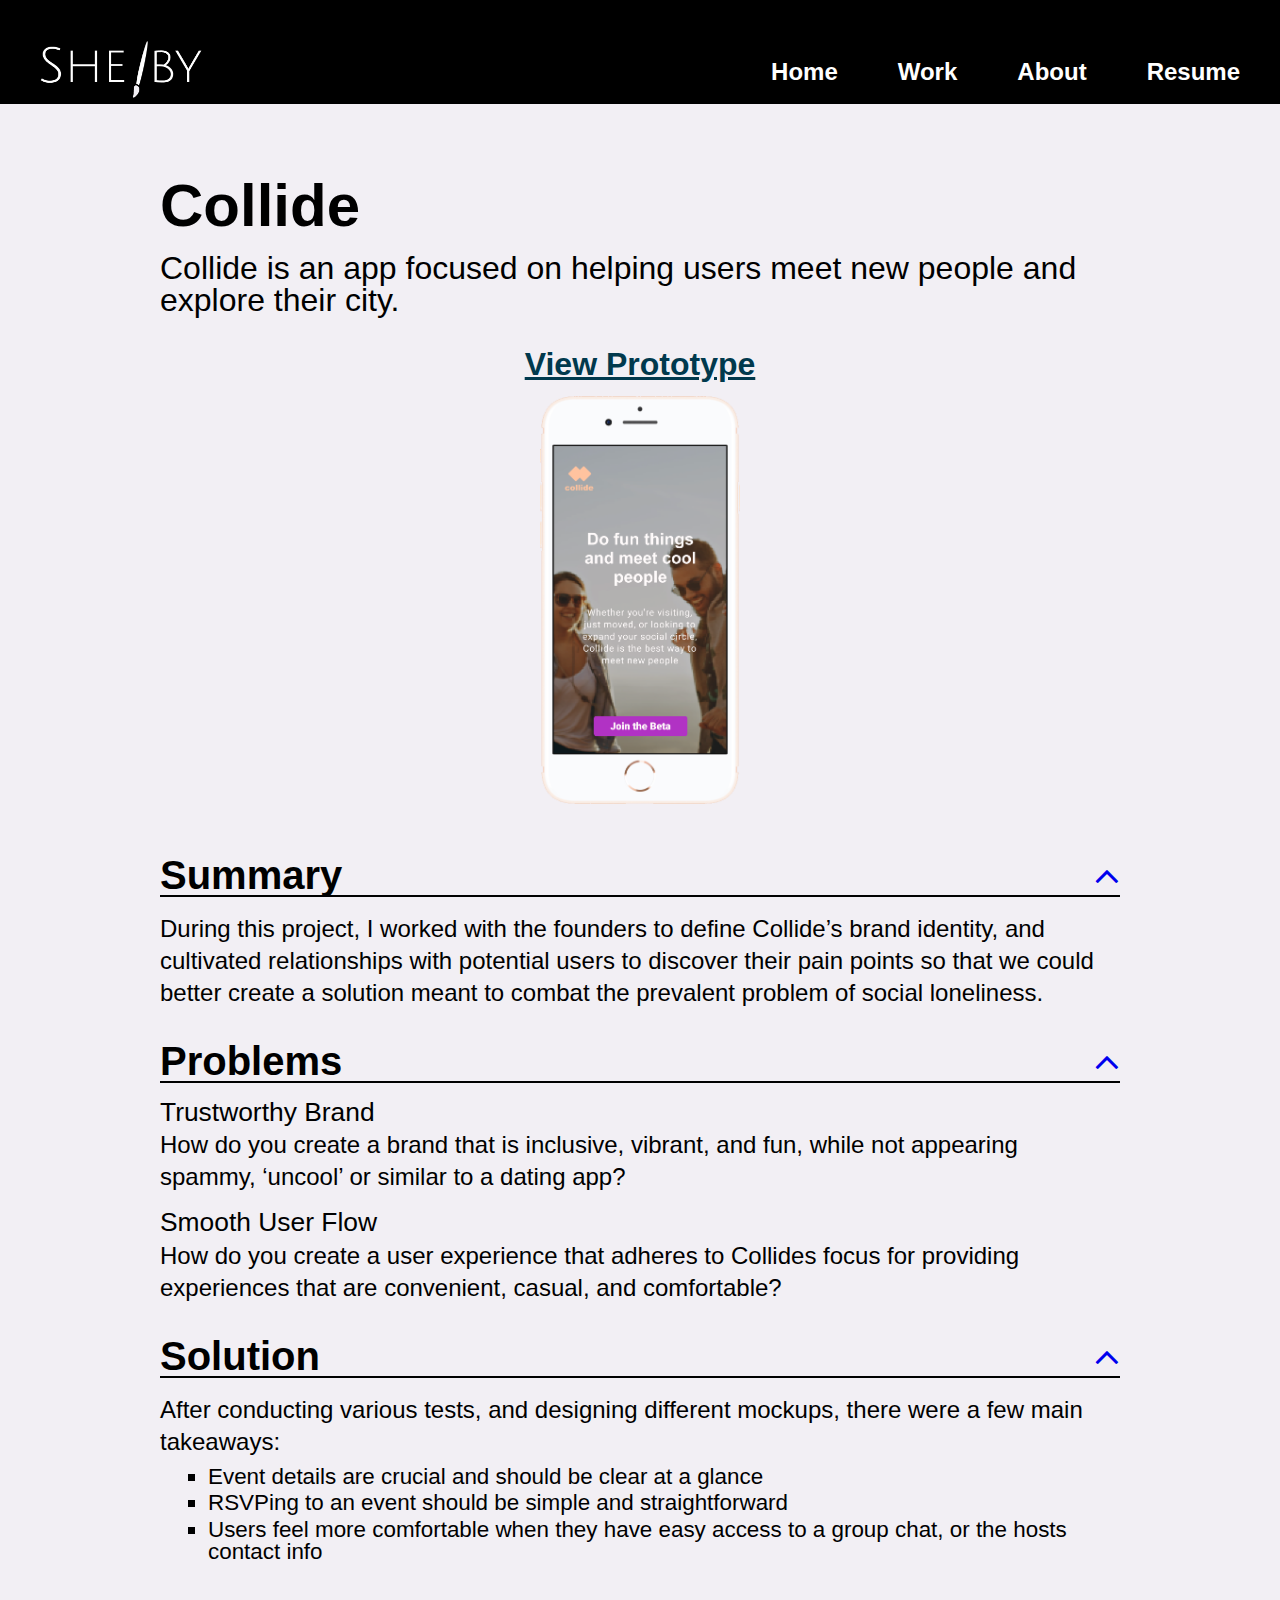
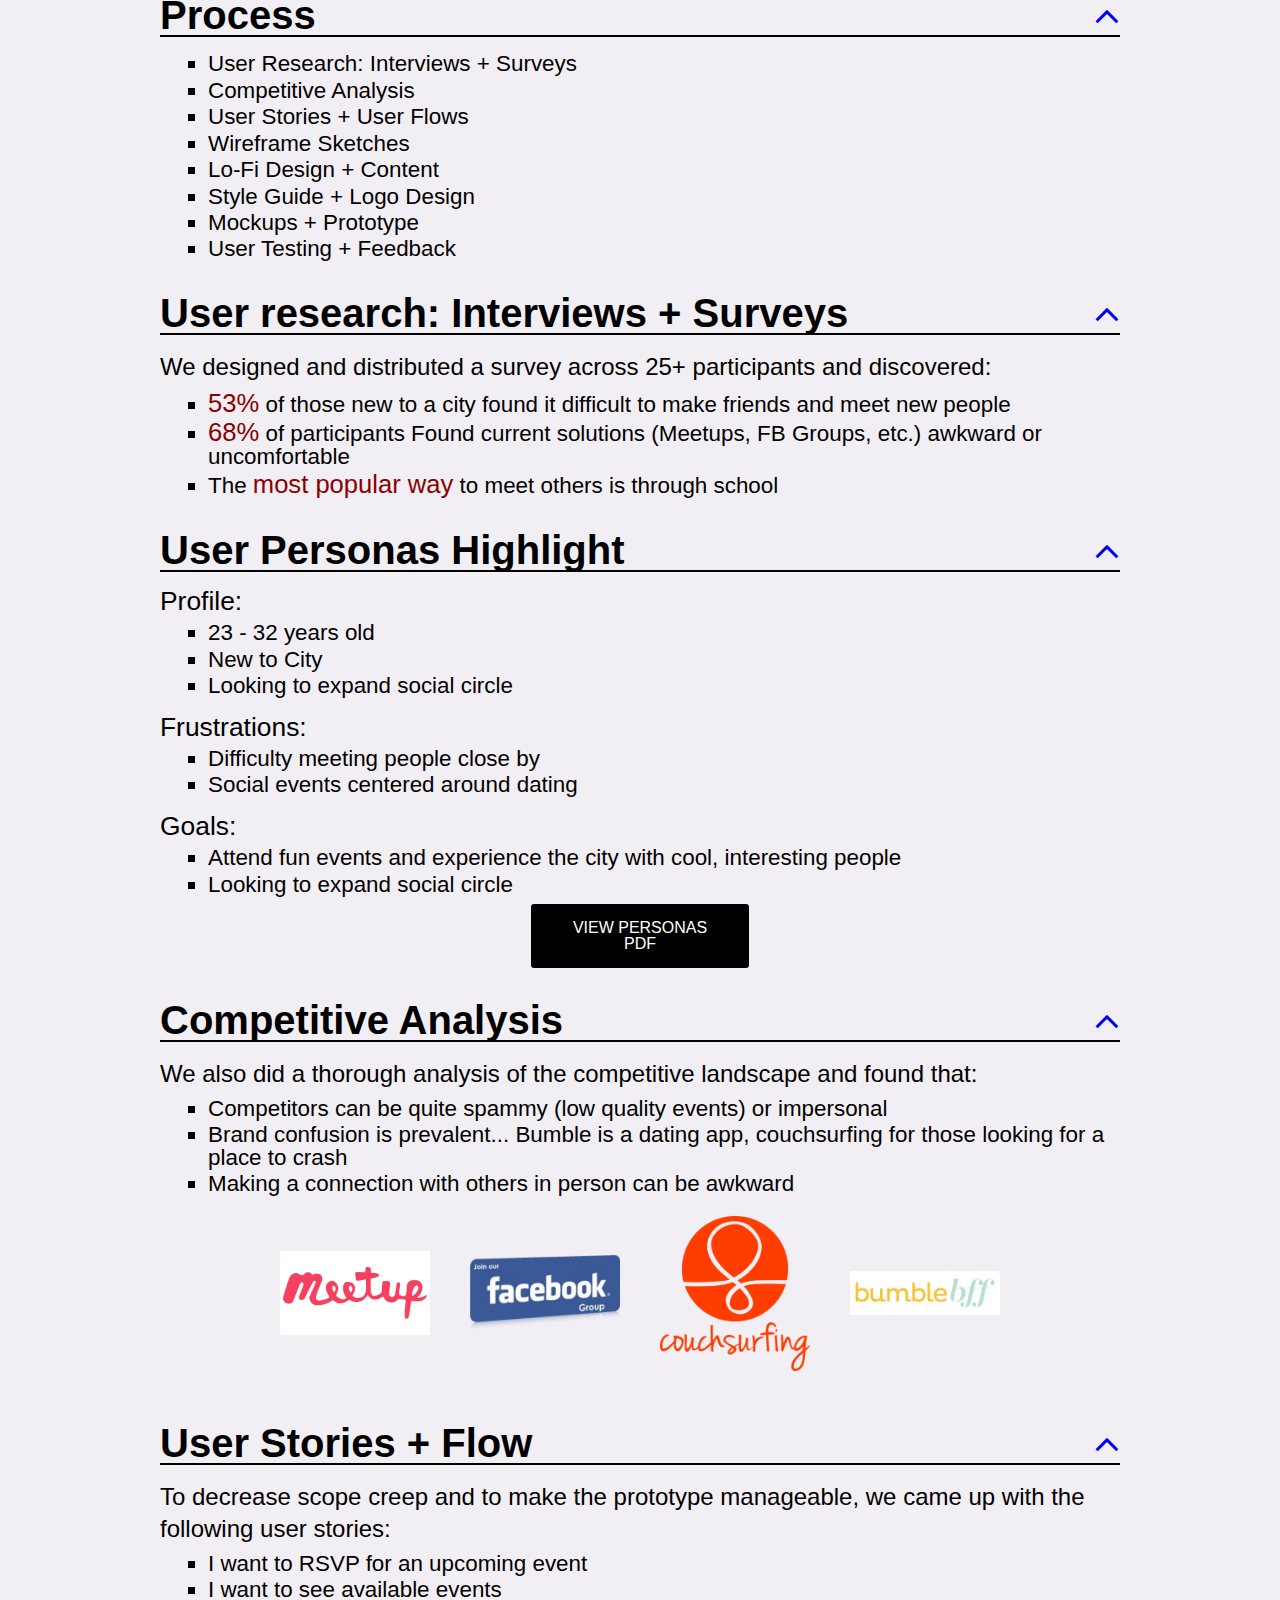
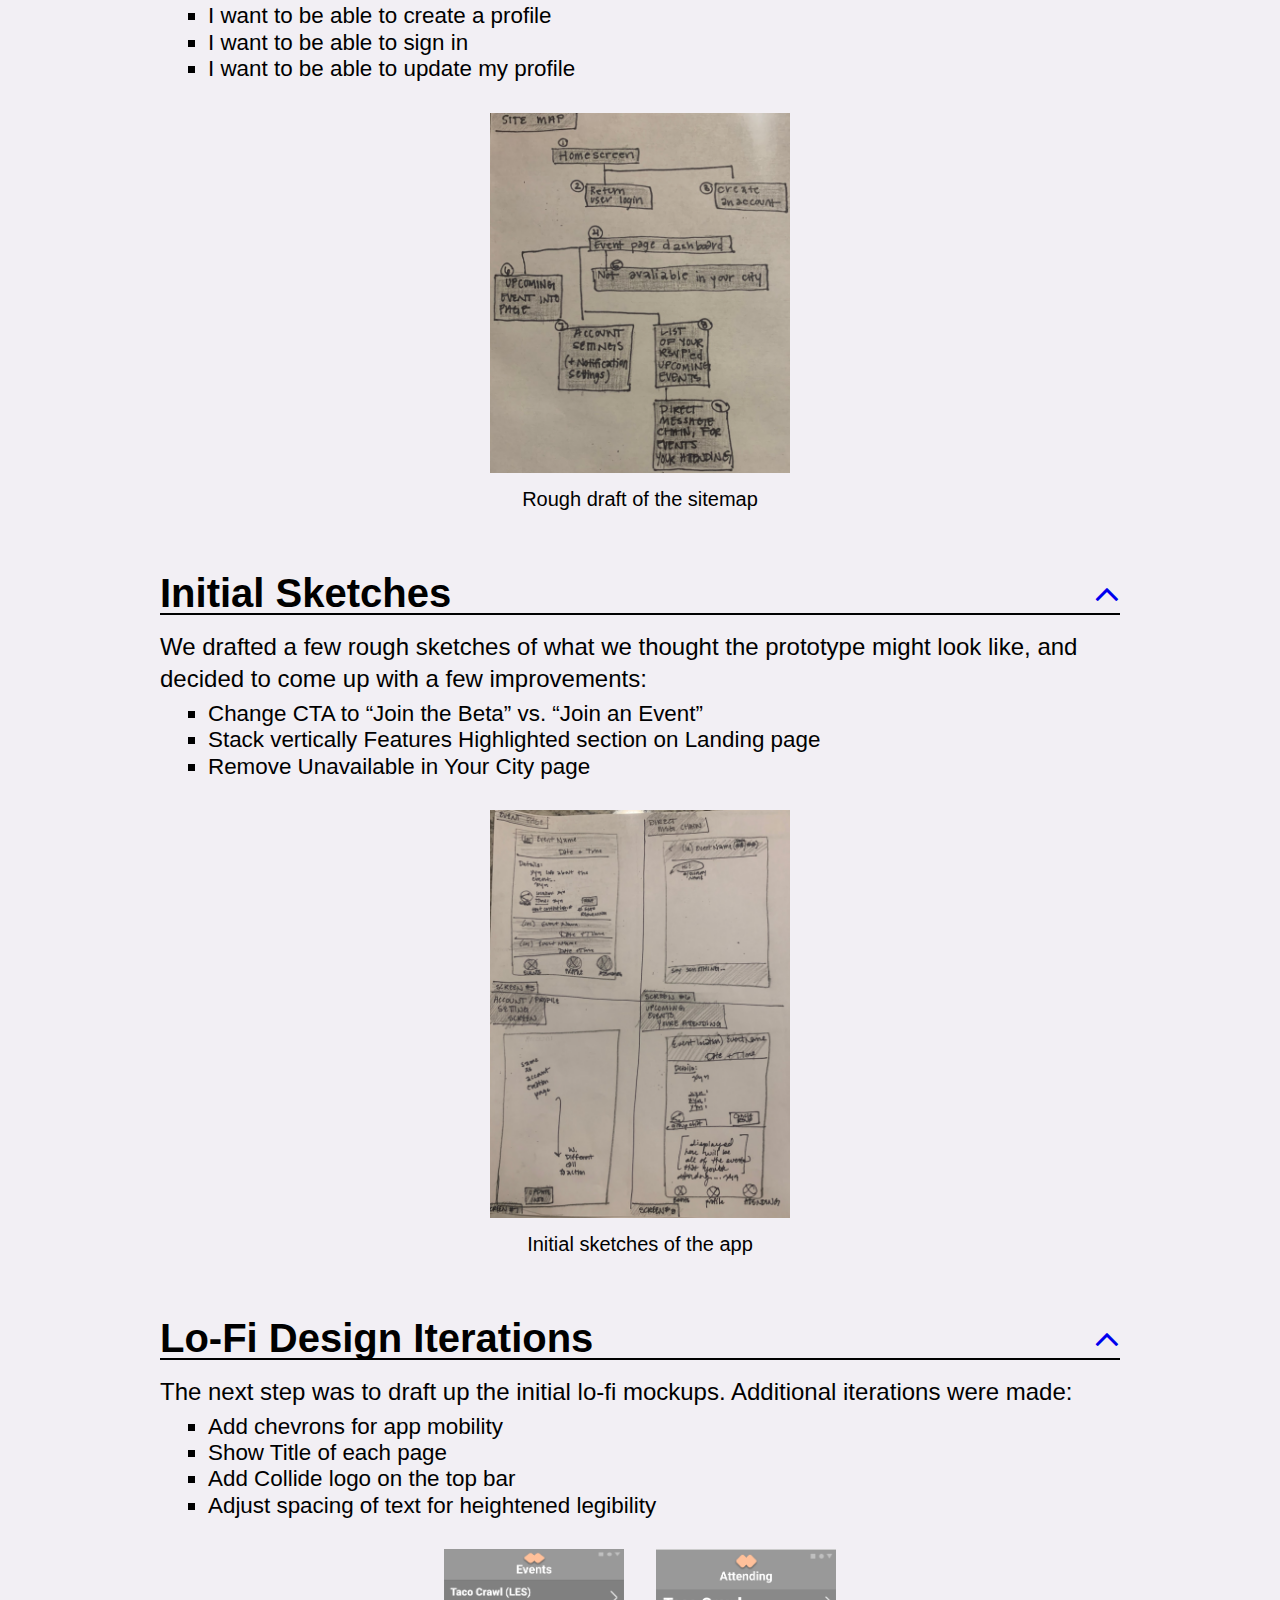
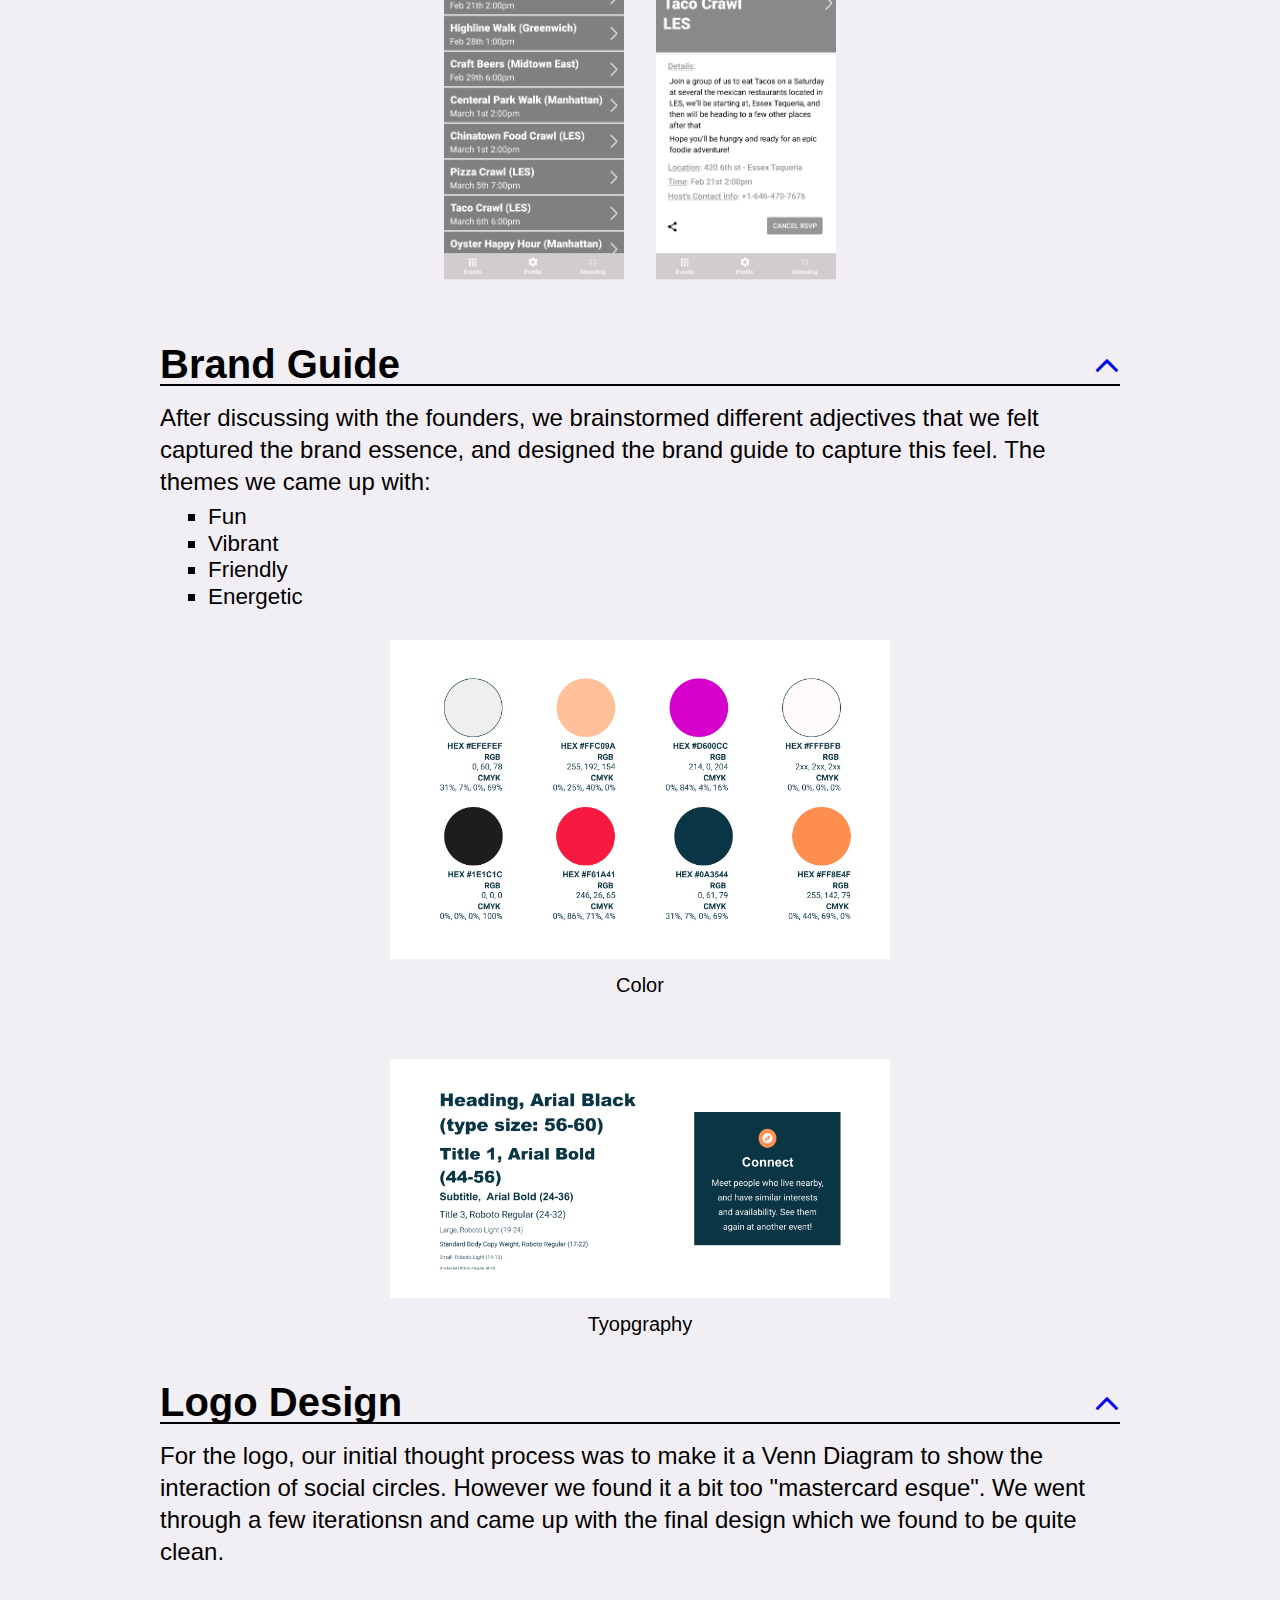
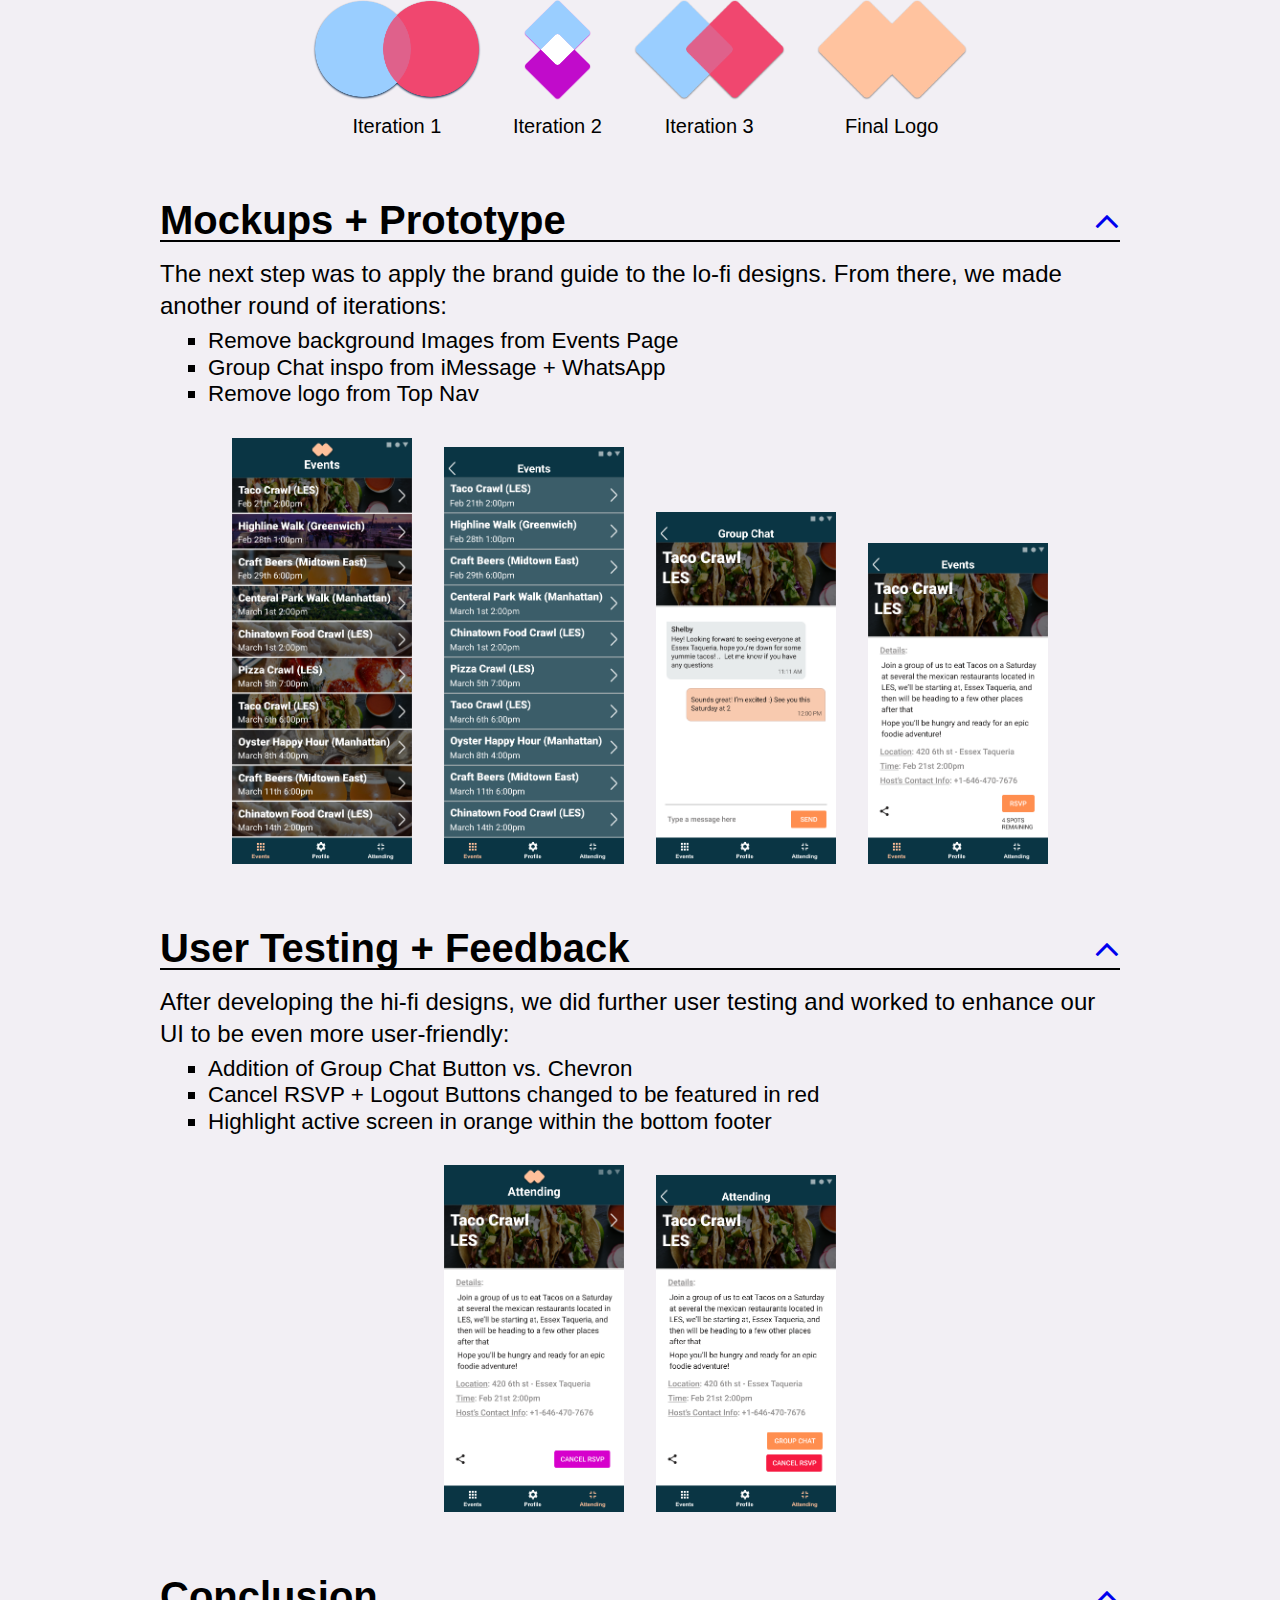
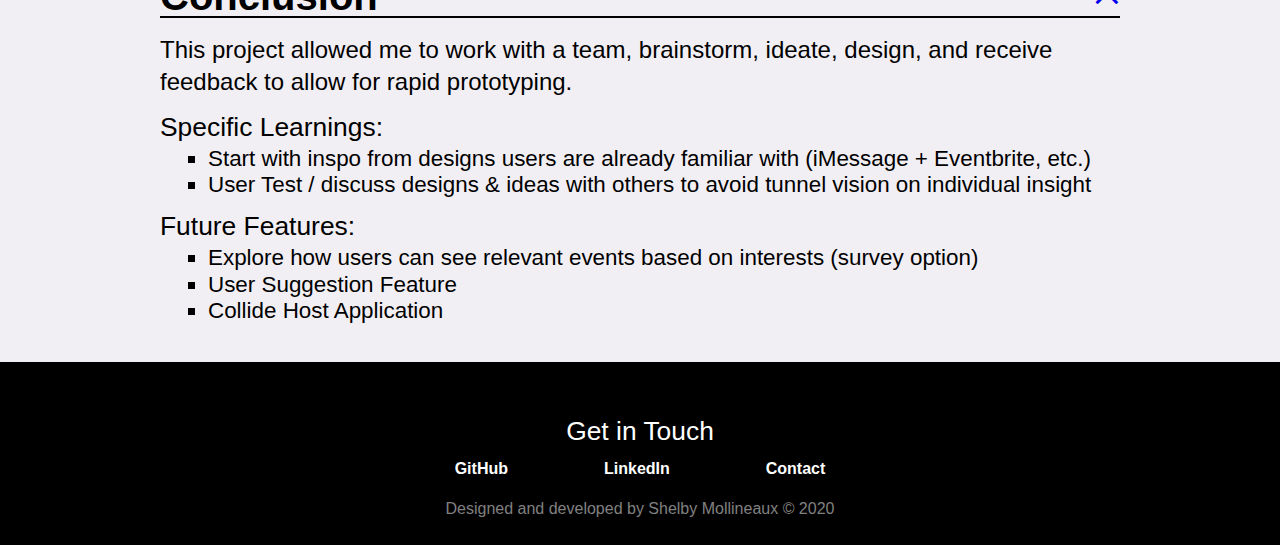
<file: shelbymollineaux.github.io/collide-case-study.html>
<!DOCTYPE html>
<html>
   <head>
      <link rel="stylesheet" type="text/css" href="reset.css">
      <link href="https://fonts.googleapis.com/css?family=Libre+Franklin&display=swap" rel="stylesheet"> 
      <link rel="stylesheet" href="https://cdnjs.cloudflare.com/ajax/libs/font-awesome/4.7.0/css/font-awesome.min.css">
      <link rel="stylesheet" type="text/css" href="style.css">
      <title>Portfolio | Shelby Mollineaux </title>
      <meta name="viewport" content="width=device-width, initial-scale=1.0">
      <link rel="apple-touch-icon" sizes="180x180" href="favicon_io/apple-touch-icon.png">
      <link rel="icon" type="image/png" sizes="32x32" href="favicon_io/favicon-32x32.png">
      <link rel="icon" type="image/png" sizes="16x16" href="favicon_io/favicon-16x16.png">
      <link rel="manifest" href="favicon_io/site.webmanifest">
   </head>
   <!-- Global site tag (gtag.js) - Google Analytics -->
   <script async src="https://www.googletagmanager.com/gtag/js?id=UA-162144145-1"></script>
   <script>
     window.dataLayer = window.dataLayer || [];
     function gtag(){dataLayer.push(arguments);}
     gtag('js', new Date());

     gtag('config', 'UA-162144145-1');
   </script>
   <body>
      <nav>
         <section class="container">
             <a href="/">
              <img src="./images/logo.png" alt="shelby's logo">
             </a>
             <ul class="links">
               <li><a href="/">Home</a></li>
               <li><a href="./collide-case-study">Work</a></li>
               <li><a href="./about">About</a></li>
               <li><a href="https://drive.google.com/open?id=1nDeVdT1d8uaoEG1ki3VmXXdjBcrBi9dB" target="_blank">Resume</a></li>
             </ul>
         </section>
      </nav>
      <section class='bg'>
         <section class="container cs-page">
            <section class="title" id="top">
               <h1>Collide</h1>
               <h2>Collide is an app focused on helping users meet new people and explore their city.</h2>
            </section>
            <!-- <section class="prototype">
               <a href="https://www.figma.com/proto/wHkeyJT1F4B6Z9W7BrrzdN/Collide_Wireframe-low-fi-latest?node-id=370%3A560&scaling=min-zoom" target="_blank" class="header">View Prototype</a>
               <a href="https://www.figma.com/proto/wHkeyJT1F4B6Z9W7BrrzdN/Collide_Wireframe-low-fi-latest?node-id=370%3A560&scaling=min-zoom" target="_blank">
                  <img src="./images/collide.png" alt="live website" id="live-page">
                </a>
            </section> -->
            <section class="prototype">
               <a href="https://www.figma.com/proto/wHkeyJT1F4B6Z9W7BrrzdN/Collide_Wireframe-low-fi-latest?node-id=370%3A560&scaling=min-zoom" target="_blank" class="header">View Prototype</a>
               <a href="https://www.figma.com/proto/wHkeyJT1F4B6Z9W7BrrzdN/Collide_Wireframe-low-fi-latest?node-id=370%3A560&scaling=min-zoom" target="_blank">
                  <img src="images/prototype/prototype.png" alt="prototype">
                </a>
            </section>
            <section>
               <h3>Summary  <a href="#top"><i class="fa fa-angle-up"></i></a></h3> 
               <p>During this project, I worked with the founders to define Collide’s brand identity, and cultivated relationships with potential users to discover their pain points so that we could better create a solution meant to combat the prevalent problem of social loneliness. </p>
            </section>
            <section>
               <h3>Problems  <a href="#top"><i class="fa fa-angle-up"></i></a></h3> 
               <h5>Trustworthy Brand</h5>
               <p>How do you create a brand that is inclusive, vibrant, and fun, while not appearing spammy, ‘uncool’ or similar to a dating app?
               </p>
               <h5>Smooth User Flow</h5>
               <p>How do you create a user experience that adheres to Collides focus for providing experiences that are convenient, casual, and comfortable?
               </p>
            </section>
            <section>
               <h3>Solution  <a href="#top"><i class="fa fa-angle-up"></i></a></h3> 
               <p>After conducting various tests, and designing different mockups, there were a few main takeaways: </p>
               <ul>
                  <li>Event details are crucial and should be clear at a glance</li>
                  <li>RSVPing to an event should be simple and straightforward </li>
                  <li>Users feel more comfortable when they have easy access to a group chat, or the hosts contact info</li>
               </ul>
            </section>
            <section>
               <h3>Process  <a href="#top"><i class="fa fa-angle-up"></i></a></h3> 
               <ul>
                  <li>User Research: Interviews + Surveys</li>
                  <li>Competitive Analysis</li>
                  <li>User Stories + User Flows</li>
                  <li>Wireframe Sketches</li>
                  <li>Lo-Fi Design + Content</li>
                  <li>Style Guide + Logo Design</li>
                  <li>Mockups + Prototype</li>
                  <li>User Testing + Feedback</li>
               </ul>
            </section>
            <section class="research">
               <h3>User research: Interviews + Surveys  <a href="#top"><i class="fa fa-angle-up"></i></a></h3> 
               <p>We designed and distributed a survey across 25+ participants and discovered:</p>
               <ul>
                  <li>
                     <span>53%</span> of those new to a city found it difficult to make friends and meet new people
                  </li>
                  <li>
                     <span>68%</span> of participants Found current solutions (Meetups, FB Groups, etc.) awkward or uncomfortable
                  </li>
                  <li>
                     The <span>most popular way</span> to meet others is through school
                  </li>
               </ul>
            </section>
            <section>
               <h3>User Personas Highlight  <a href="#top"><i class="fa fa-angle-up"></i></a></h3> 
               <h5>Profile:</h5>
               <ul>
                  <li>23 - 32 years old</li>
                  <li>New to City</li>
                  <li>Looking to expand social circle</li>
               </ul>
               <h5>Frustrations:</h5>
               <ul>
                  <li>Difficulty meeting people close by</li>
                  <li>Social events centered around dating</li>
               </ul>
               <h5>Goals:</h5>
               <ul>
                  <li>Attend fun events and experience the city with cool, interesting people</li>
                  <li>Looking to expand social circle</li>
               </ul>
               <div class="img-div">
                  <a href=""class='button'>View Personas PDF</a>
               </div>
            </section>
            <section>
               <h3>Competitive Analysis  <a href="#top"><i class="fa fa-angle-up"></i></a></h3> 
               <p>We also did a thorough analysis of the competitive landscape and found that:</p>
               <ul>
                  <li>Competitors can be quite spammy (low quality events) or impersonal</li>
                  <li>Brand confusion is prevalent... Bumble is a dating app, couchsurfing for those looking for a place to crash</li>
                  <li>Making a connection with others in person can be awkward</li>
               </ul>
               <div class="competition img-div" style="align-items: center;">
                     <img src="images/competition/meetup.png" alt="meetup">
                     <img src="images/competition/facebookgroups.png" alt="Facebook Groups">
                     <img src="images/competition/cs.png" alt="couchsurfing hangout">
                     <img src="images/competition/bumble-bff.jpg" alt="Bumble BFF">
               </div>
            </section>
            <section>
               <div>
                  <h3>User Stories + Flow  <a href="#top"><i class="fa fa-angle-up"></i></a></h3> 
                  <p>To decrease scope creep and to make the prototype manageable, we came up with the following user stories:</p>
                  <ul>
                     <li>I want to RSVP for an upcoming event</li>
                     <li>I want to see available events</li>
                     <li>I want to be able to create a profile</li>
                     <li>I want to be able to sign in</li>
                     <li>I want to be able to update my profile</li>
                  </ul>
               </div>
               <div class="userstories img-div">
                  <figure>
                     <img src="images/user stories_flow/sitemap.png" alt="sitemap" class="medium">
                     <figcaption>Rough draft of the sitemap</figcaption>
                  </figure>
               </div>
            </section>
            <section>
               <h3>Initial Sketches <a href="#top"><i class="fa fa-angle-up"></i></a></h3> 
               <p>We drafted a few rough sketches of what we thought the prototype might look like, and decided to come up with a few improvements:</p>
               <ul>
                  <li>Change CTA to “Join the Beta” vs. “Join an Event”</li>
                  <li>Stack vertically Features Highlighted section on Landing page</li>
                  <li>Remove Unavailable in Your City page</li>
               </ul>
               <div class="initialsketches img-div">
                  <figure>
                     <img src="images/Initial Sketches/paperandpen.png" alt="paper sketches of wireframe" class="medium">
                     <figcaption>Initial sketches of the app</figcaption>
                  </figure>
               </div>
            </section>
            <section>
               <h3>Lo-Fi Design Iterations  <a href="#top"><i class="fa fa-angle-up"></i></a></h3> 
               <p>The next step was to draft up the initial lo-fi mockups. Additional iterations were made:</p>
               <ul>
                  <li>Add chevrons for app mobility</li>
                  <li>Show Title of each page</li>
                  <li>Add Collide logo on the top bar</li>
                  <li>Adjust spacing of text for heightened legibility</li>
               </ul>
               <div class="lofidesigns img-div">
                  <figure>
                     <img src="images/lo-fi design/Upcoming Events.png" alt="upcoming events">
                  </figure>
                  <figure>
                     <img src="images/lo-fi design/Attending Events.png" alt="attending events">
                  </figure>

               </div>
            </section>
            <section>
               <h3>Brand Guide  <a href="#top"><i class="fa fa-angle-up"></i></a></h3> 
               <p>After discussing with the founders, we brainstormed different adjectives that we felt captured the brand essence, and designed the brand guide to capture this feel. The themes we came up with:</p>
               <ul>
                  <li>Fun</li>
                  <li>Vibrant</li>
                  <li>Friendly</li>
                  <li>Energetic</li>
               </ul>
               <div class="img-div">
                  <figure>
                     <img src="images/Brand Guide/Color/colors.png" alt="Color" class="large">
                     <figcaption>Color</figcaption>
                  </figure>
                  <figure>
                     <img src="images/Brand Guide/Type/types.png" alt="Typography" class="large">
                     <figcaption>Tyopgraphy</figcaption>
                  </figure>
               </div>
            </section>
            <h3>Logo Design  <a href="#top"><i class="fa fa-angle-up"></i></a></h3> 
            <p>For the logo, our initial thought process was to make it a Venn Diagram to show the interaction of social circles. However we found it a bit too "mastercard esque". We went through a few iterationsn and came up with the final design which we found to be quite clean.</p>
            <div class="brand-logos img-div">
               <figure>
                  <img src="images/Brand Guide/logo iteration/iteration 1/iteration1.png" alt="iteration 1" class="logo">
                  <figcaption>Iteration 1</figcaption>
               </figure>
               <figure>
                  <img src="images/Brand Guide/logo iteration/iteration 2/iteration2.png" alt="iteration 2" class="logo">
                  <figcaption>Iteration 2</figcaption>
               </figure>
               <figure>
                  <img src="images/Brand Guide/logo iteration/iteration 3/iteration3.png" alt="iteration 3" class="logo">
                  <figcaption>Iteration 3</figcaption>
               </figure>
               <figure>
                  <img src="images/Brand Guide/logo iteration/iteration 4/finallogo.png" alt="final logo" class="logo">
                  <figcaption>Final Logo</figcaption>
               </figure>
            </div>
            <section>
               <h3>Mockups + Prototype  <a href="#top"><i class="fa fa-angle-up"></i></a></h3> 
               <p>
                  The next step was to apply the brand guide to the lo-fi designs. From there, we made another round of iterations:
               </p>
               <ul>
                  <li>Remove background Images from Events Page</li>
                  <li>Group Chat inspo from iMessage + WhatsApp</li>
                  <li>Remove logo from Top Nav</li>
               </ul>
               <div class="mockups img-div">
                  <figure><img src="images/Mockups_Prototype/events/Upcoming Events old version.png" alt="old version"></figure>
                  <figure><img src="images/Mockups_Prototype/events/Upcoming Events.png" alt="new version"></figure>
                  <figure><img src="images/Mockups_Prototype/other updates/Attending Event Chat.png" alt="Attending Event Chat"></figure>
                  <figure><img src="images/Mockups_Prototype/other updates/Events Card.png" alt="Events Card"></figure>
               </div>
            </section>
            <section>
               <h3>User Testing + Feedback  <a href="#top"><i class="fa fa-angle-up"></i></a></h3> 
               <p>After developing the hi-fi designs, we did further user testing and worked to enhance our UI to be even more user-friendly: </p>
               <ul>
                  <li>Addition of Group Chat Button vs. Chevron</li>
                  <li>Cancel RSVP + Logout Buttons changed to be featured in red</li>
                  <li>Highlight active screen in orange within the bottom footer</li>
               </ul>
               <div class="usertesting img-div">
                  <figure><img src="images/user testing/old/Attending Events.png" alt="older version"></figure>
                  <figure><img src="images/user testing/updated/Attending Events.png" alt="newer version"></figure>
               </div>
            </section>
            <section>
               <h3>Conclusion  <a href="#top"><i class="fa fa-angle-up"></i></a></h3> 
               <p>This project allowed me to work with a team, brainstorm, ideate, design, and receive feedback to allow for rapid prototyping. </p>
               <h5>Specific Learnings:</h5>
               <ul>
                  <li>Start with inspo from designs users are already familiar with (iMessage + Eventbrite, etc.)</li>
                  <li>User Test / discuss designs & ideas with others to avoid tunnel vision on individual insight</li>
               </ul>
               <h5>Future Features:</h5>
               <ul>
                  <li>Explore how users can see relevant events based on interests (survey option)</li>
                  <li>User Suggestion Feature</li>
                  <li>Collide Host Application</li>
               </ul>
            </section>
         </section>
      </section>
      <!-- Modal -->
      <div id="open-modal" class="modal-window">
         <div>
           <a href="#modal-close" title="Close" class="modal-close">close &times;</a>
           <form
           action="https://formspree.io/mqkdzrag"
           method="POST">
               <input type="text" name="_replyto" placeholder="Email">
               <textarea name="message" placeholder="Your message goes here"></textarea>
               <!-- your other form fields go here -->
               <button type="submit" class="button">Send</button>
           </form>
           </div>
       </div>
      <footer>
         <section><span>Get in Touch</span></section>
         <section class="links">
             <a href="https://github.com/shelbymollineaux" style="text-decoration: none" target="_blank">GitHub</a>
             <a href="https://www.linkedin.com/in/shelbymollineaux/" style="text-decoration: none" target="_blank">LinkedIn</a>
             <a href="#open-modal" style="text-decoration: none">Contact</a>
         </section>
         <section>
             <p>Designed and developed by Shelby Mollineaux © 2020</p>
         </section>
     </footer>
   </body>
</html>
</file>
<file: style.css>
/* General Design */
html {
	scroll-behavior: smooth;
}

.mobilePic {
	display: none;
}

body,p, h1, h2, h3, h4, h5, h6, li {
	font-family: "libre-franklin", sans-serif;
	font-size: 16px;
	font-weight: 100;
}

section h4 {
	font-size:1.75rem;
	font-weight:300;
}

section h2.header {
	font-weight: 600;
	text-align: center;
	font-size: 2.75rem;
	margin-bottom: 0.5rem;
	color: #01394d;
}

hr {
	width: 300px;
	border-top: 3px solid black;
}

section p {
	font-size:1.5em;
	font-weight:300;
	line-height:2rem;
}

.img-div {
	align-items:flex-end;
	display:flex;
	flex-wrap:wrap;
	justify-content:center;
}

figure {
	align-items:center;
	display:flex;
	flex-direction:column;
	margin:2rem 1rem 0 1rem;;
}

figcaption {
	font-size:1.25rem;
	margin-top:1rem;
}

.cta {
	background-color:#01394d;
	border-radius:3px;
	color:#FFF;
	display:block;
	font-size:1.5rem;
	width:300px;
	text-align:center;
	text-decoration:none;
	text-emphasis-style:bold;
	text-transform:uppercase;
	margin:4rem 0;
	padding:1em 0em;
}

img {
	max-width:400px;
}

section.container {
	max-width:1200px;
	margin:auto;
	padding:2.5rem;
}

a {
	text-decoration:none;
}

a:hover {
	text-decoration:underline;
}

a:active {
	color:#FFBF00;
}

ul.links {
	display:flex;
}

ul.links li {
	margin-left:60px;
}

.button {
	background-color:#01394d;
	border-radius:3px;
	color:#FFF;
	margin-top:.5rem;
	max-width:170px;
	text-align:center;
	text-decoration:none;
	text-emphasis-style:bold;
	text-transform:uppercase;
	padding:1em 1.5em;
}

section.cs-page .button {
	margin-top: 2rem;
}

h5 {
	margin-top:1rem;
	font-weight: 500;
}

/* Nav design */
nav section.container {
	align-items:center;
	color:#FFF;
	display:flex;
	justify-content:space-between;
	flex-wrap: wrap;
	padding-top: 1rem;
	padding-bottom: 1rem;
}

nav img {
	max-height: 60px;
}

nav a {
	color:#FFF;
	font-size:1.5rem;
	font-weight:700;
}

/* Home Page Design */
section.hero h1 {
	background-color:#000;
	color:#FFF;
	font-size:3rem;
	font-weight:700;
}

section.hero h2 {
	background-color:#000;
	color:#FFF;
	font-size:1.5rem;
	line-height:1.875rem;
	margin-top:1.5rem;
	max-width:480px;
}

section.intro {
	display: flex;
	justify-content: space-between;
	align-items: center;
}

section.intro article {
	max-width: 800px;
}

section.main .container {
	display:flex;
	flex-direction:row;
	align-items: center;
}

section.intro-image figure {
	margin: 1rem;
}

section.intro-image img {
	max-height:600px;
}

section.main p {
	font-size:1.875rem;
	font-weight:lighter;
	line-height:3rem;
	min-width:380px;
}

section.case-study {
	display: flex;
	padding: 2rem 0.5rem;
	justify-content: space-between;
}

section.case-study img {
	max-width: 550px;
	height:auto;
}

article.case-study-text {
	height:auto;
}

section.case-study h3 {
	font-size:60px;
	font-weight:800;
	margin-bottom:0.75rem;
}

section.case-study h4 {
	font-size:1.5rem;
	line-height: 1.25
}

section.case-study p {
	font-size:1rem;
	margin:1rem 0;
}

section.case-study article {
	display:flex;
	flex-direction:column;
	justify-content:center;
}

section.case-study section {
	display:flex;
	justify-content:center;
	flex-wrap: wrap;
}

#top{
	margin-top:0;
}

section.title h1 {
	font-size:3.75rem;
	font-weight:700;
	margin:1rem 0;
}

/* Project Page */

section.container.cs-page .cta {
	margin-top: 2rem;
	margin-bottom:0rem;
	width: 250px;
}

section.container.cs-page {
	max-width: 960px;
	padding-bottom: 3rem;
}

section.prototype a.header {
	font-weight: 600;
	text-align: center;
	font-size: 2rem;
	margin-bottom: 1rem;
	text-decoration: underline;
	color: #01394d;
}

section.container.cs-page h3{
	display: flex;
	justify-content: space-between;
}

section.container.cs-page h3 {
	display: flex;
	justify-content: space-between;
}

section.cs-page section.title h2 {
	font-size:2rem;
	font-weight:300;
	line-height: 2.5rem;
}

section.cs-page h3 {
	font-size:2.5rem;
	font-weight:600;
	margin-bottom:1.25rem;
	margin-top:1rem;
}

section.cs-page h3 {
	margin-top: 0;
}

section.cs-page li {
	font-size:1.4rem;
	line-height:2rem;
	font-weight:300;
	list-style-type:square;
	margin-left:3rem;
	margin-top:.75rem;
}

section.cs-page section.prototype img {
	height:auto;
	max-width: 380px;
	margin:0 auto;
}

section.cs-page section.prototype figure {
	margin-bottom: 0;
	margin-left: 0;
	margin-right: 0;
}

section.cs-page section {
	margin-top: 5rem;
}

section.cs-page ul {
	margin-top:.5rem;
}

section.cs-page p {
	margin-top:.25rem;
	line-height: 2rem;
}

section.research span {
	color:#8b0000;
	font-size:1.6rem;
	font-weight:500;
}

section.cs-page img {
	height:auto;
	max-width:180px;
}

section.cs-page img.large {
	height:auto;
	max-width:500px;
}

section.cs-page img.medium {
	max-width:300px;
}

div.brand-logos img.logo {
	height:100px;
}

nav,section.hero {
	background-color:#000;
}

section.main,section.bg {
	background-color:#F2EFF4;
}

section.case-study .aside-cs,section.cs-page section.prototype {
	align-items:center;
	display:flex;
	flex-direction:column;
	margin-top: 2rem;
}

div.competition img {
	height:auto;
	max-width:150px;
	padding:20px;
}

#live-page {
	max-width: 400px;
}

/* About page */
section.container.about {
	display: block;
	padding-bottom: 4rem;
}

section.container.about p {
	font-size: 1.125rem;
	line-height: 2rem;
}

section.container.about img {
	margin-left: 30px;
	margin-right: 0px;
	float: right;
	max-height: 600px;
}

/* Footer Design */
footer {
	background-color:#000;
	color:#FFF;
	padding-bottom:1.25rem;
	padding-top:2.5rem;
}

footer section {
	display:flex;
	font:1.5rem;
	justify-content: center;
}

footer a {
	color:#FFF;
	font-weight:800;
	margin:1rem 3rem;
}

footer p {
	color:grey;
	font-size: 1rem;
}

footer section span {
	font-size:1.65rem;
	font-weight: 300;
}

section h5 {
	font-size: 1.65rem;
}

/* Modal*/
.modal-window {
	position: fixed;
	background-color: rgba(200, 200, 200, 0.75);
	top: 0;
	right: 0;
	bottom: 0;
	left: 0;
	z-index: 999;
	opacity: 0;
	pointer-events: none;
	-webkit-transition: all 0.3s;
	-moz-transition: all 0.3s;
	transition: all 0.3s;
  }

  .modal-window:target {
	opacity: 1;
	pointer-events: auto;
  }

  .modal-window>div {
	width: 400px;
	position: relative;
	margin: 10% auto;
	padding: 2rem;
	background: #fff;
	color: #444;
  }

  .modal-window header {
	font-weight: bold;
  }

  .modal-close {
	color: #aaa;
	line-height: 50px;
	font-size: 80%;
	position: absolute;
	right: 0;
	text-align: center;
	top: 0;
	width: 70px;
	text-decoration: none;
  }

  .modal-close:hover {
	color: #000;
  }

/* form design */
form input, form textarea {
	width: 100%;
	padding: 12px 20px;
	margin: 8px 0;
	box-sizing: border-box;
	border: 1px solid black;
}

form textarea {
	height: 100px;
}

/* Responsive Design */
@media (max-width: 1212px) {
	nav {
		background-color: black;
	}

	section.intro-image figure {
		margin-top: 0;
	}
	section.intro-image figure img {
		height: 400px;
	}

	section.container.about img {
		max-height: 400px;
		margin-left: 30px
	}

	section.case-study img  {
		max-width: 500px;
		height:auto;
	}
}

@media (max-width: 932px) {
	nav {
		background-color: black;
	}
	nav section.container {
		flex-direction: column;
	}
	nav section.container li{
		margin: 1rem 1.5rem;
	}

	section.container.intro p {
		text-align: left;
		margin-top: 1rem;
	}

	section.container.intro section.container {
		padding-left: 2rem;
		padding-right: 2rem;
	}

	section.case-study img  {
		max-width: 375px;
		height:auto;
	}

	section.case-study {
		flex-direction: column;
		align-items: center;
		justify-content: center;
	}

	section.case-study {
		text-align: center;
	}

	p, h1, h2, h3, h4, h5, h6 {
		text-align: left;
	}

	section.case-study .aside-cs {
		margin-top: 0;
	}
}

@media (max-width: 601px) {

	section.container.intro {
		flex-direction: column;
	}

	section.container.container {
		padding: 1rem;
		text-align: center;
	}

	section.container.about {
		padding-bottom: 4rem;
	}

	section.intro-image figure {
		margin-top: 0;
	}
	section.intro-image figure img {
		height: 175px;
	}

	nav {
		background-color: black;
	}

	section.cs-page section p, section.cs-page section li,
	section.cs-page section h1, section.cs-page section h2,
	section.cs-page section h3, section.cs-page section h4,
	section.cs-page section h5, section.cs-page section h6 {
		text-align: left;
	}

	section.container.cs-page h5 {
		margin-top: 2rem;
	}


	section.cs-page section p {
		font-size: 1.15rem;
	}
	section.cs-page section li {
		font-size: 1.15rem;
		margin-top: .5rem;
	}
	section.cs-page section span {
		font-size: 1.25rem;
	}
	section.container.about {
		display: flex;
		flex-wrap: wrap;
		justify-content: center;
	}
	section.container.about img {
		margin: 30px;
	}

	section.main p {
		font-size:1.3rem;
		font-weight:lighter;
		line-height:2rem;
		min-width:80%;
		margin: 0 0.5rem;
	}

	p, h1, h2, h3, h4, h5, h6 {
		text-align: left;
	}

	section.case-study .aside-cs {
		margin-top: 0;
	}

	nav ul.links {
		display: flex;
	}

	nav ul.links li{
		margin: 0.5rem;
		line-height: 2rem;
	}

	nav ul.links li a {
			font-size: 1rem;
	}

	footer {
		padding: 1rem;
	}

	footer section.links {
		margin-top: .25rem;
		display: flex;
		align-items: center;
	}

	section.links a {
		margin: .5rem 1.5rem;
	}

	footer p {
		font-size: 1rem;
		text-align: center;
	}

	section.case-study img  {
		max-width: 280px;
		height:auto;
	}

	.modal-window>div {
		width: 80%;
	  }

	.cta {
		margin: 2rem auto;
	}

	section.cs-page img.large {
		height:auto;
		max-width:320px;
	}

	footer p {
		color:grey;
		font-size: .75rem;
	}

	section.cs-page section.prototype img {
		height:auto;
		max-width:275px;
		margin:0 auto;
	}

	section.cs-page section {
		margin-top: 5rem;
	}

	section.container.cs-page {
		padding-bottom: 2rem;
	}

	.mobilePic {
		display: block;
		max-width: 250px;
	}

	.showPic {
		display: none;
	}

}

section.cs-page section h5 {
	margin-top: 2rem;
}

.fa-arrow-circle-up:before {
	font-size: 1.75rem;
	color: #01394D;
}
</file>
<file: shelbymollineaux.github.io/style.css>
/* General Design */
body,p {
	font-family: "libre-franklin", sans-serif;
	font-size: 16px;
	font-weight: 100;
}

section h4 {
	font-size:1.75rem;
	font-weight:300;
}

section h2.header {
	font-weight: 600;
	text-align: center;
	font-size: 2.75rem;
	margin-bottom: 0.5rem;
	color: #01394d;
}

hr {
	width: 300px;
	border-top: 3px solid black;
}

section p {
	font-size:1.5em;
	font-weight:300;
	line-height:2rem;
}

.img-div {
	align-items:flex-end;
	display:flex;
	flex-wrap:wrap;
	justify-content:center;
}

figure {
	align-items:center;
	display:flex;
	flex-direction:column;
	margin:2rem 1rem;
}

figcaption {
	font-size:1.25rem;
	margin-top:1rem;
}

.cta {
	background-color:#01394d;
	border-radius:3px;
	color:#FFF;
	display:block;
	font-size:1.5rem;
	width:300px;
	text-align:center;
	text-decoration:none;
	text-emphasis-style:bold;
	text-transform:uppercase;
	margin:4rem 0;
	padding:1em 0em;
}

img {
	max-width:400px;
}

section.container {
	max-width:1200px;
	margin:auto;
	padding:2.5rem;
}

a {
	text-decoration:none;
}

a:hover {
	text-decoration:underline;
}

a:active {
	color:#FFBF00;
}

ul.links {
	display:flex;
}

ul.links li {
	margin-left:60px;
}

.button {
	background-color:#000;
	border-radius:3px;
	color:#FFF;
	margin-top:.5rem;
	max-width:170px;
	text-align:center;
	text-decoration:none;
	text-emphasis-style:bold;
	text-transform:uppercase;
	padding:1em 1.5em;
}

h5 {
	margin-top:1rem;
	font-weight: 500;
}

/* Nav design */
nav section.container {
	align-items:center;
	color:#FFF;
	display:flex;
	justify-content:space-between;
	padding-bottom:0;
	flex-wrap: wrap;
}

nav img {
	max-height: 60px;
}

nav a {
	color:#FFF;
	font-size:1.5rem;
	font-weight:700;
}

/* Home Page Design */
section.hero h1 {
	background-color:#000;
	color:#FFF;
	font-size:3rem;
	font-weight:700;
}

section.hero h2 {
	background-color:#000;
	color:#FFF;
	font-size:1.5rem;
	line-height:1.875rem;
	margin-top:1.5rem;
	max-width:480px;
}

section.intro {
	display: flex;
	justify-content: space-between;
	align-items: center;
}

section.intro article {
	max-width: 800px;
}

section.main .container {
	display:flex;
	flex-direction:row;
	align-items: center;
}

section.intro-image figure {
	margin: 1rem;
}

section.intro-image img {
	max-height:600px;
}

section.main p {
	font-size:1.875rem;
	font-weight:lighter;
	line-height:3rem;
	min-width:380px;
}

section.case-study {
	display: flex;
	padding: 2rem 0.5rem;
	justify-content: space-between;
}

section.case-study img {
	max-width: 650px;
	height:auto;
}

article.case-study-text {
	height:auto;
}

section.case-study h3 {
	font-size:60px;
	font-weight:800;
	margin-bottom:0.75rem;
}

section.case-study h4 {
	font-size:1.8rem;
	line-height: 1.25
}

section.case-study p {
	font-size:1rem;
	margin:1rem 0;
}

section.case-study article {
	display:flex;
	flex-direction:column;
	justify-content:center;
}

section.case-study section {
	display:flex;
	justify-content:center;
	flex-wrap: wrap;
}

section.title {
	margin-top:0;
}

section.title h1 {
	font-size:3.75rem;
	font-weight:700;
	margin:1rem 0;
}

/* Project Page */
section.container.cs-page {
	max-width: 960px;
}

section.prototype a.header {
	font-weight: 600;
	text-align: center;
	font-size: 2rem;
	margin-bottom: 1rem;
	text-decoration: underline;
	color: #01394d;
}

section.container.cs-page h3{
	display: flex;
	justify-content: space-between;
}

section.container.cs-page h3 {
	display: flex;
	justify-content: space-between;
}

section.cs-page section.title h2 {
	font-size:2rem;
	font-weight:300;
}

section.cs-page h3 {
	border-bottom:2px solid #000;
	font-size:2.5rem;
	font-weight:600;
	margin-bottom:1rem;
	margin-top:1rem;
}

section.cs-page li {
	font-size:1.4rem;
	font-weight:300;
	list-style-type:square;
	margin-left:3rem;
	margin-top:.25rem;
}

section.cs-page section.prototype img {
	height:auto;
	max-width:200px;
	margin:0 auto;
}

section.cs-page section.prototype a {
	margin-top: 0;
	margin-bottom: 1rem;
}

section.cs-page section {
	margin-top:2rem;
}

section.cs-page ul {
	margin-top:.5rem;
}

section.cs-page p {
	margin-top:.25rem;
}

section.research span {
	color:#8b0000;
	font-size:1.6rem;
	font-weight:500;
}

section.cs-page img {
	height:auto;
	max-width:180px;
}

section.cs-page img.large {
	height:auto;
	max-width:500px;
}

section.cs-page img.medium {
	max-width:300px;
}

div.brand-logos img.logo {
	height:100px;
}

nav,section.hero {
	background-color:#000;
}

section.main,section.bg {
	background-color:#F2EFF4;
}

section.case-study .aside-cs,section.prototype {
	align-items:center;
	display:flex;
	flex-direction:column;
}

div.competition img {
	height:auto;
	max-width:150px;
	padding:20px;
}

#live-page {
	max-width: 400px;
}

/* About page */
section.container.about {
	display: block;
}

section.container.about p {
	font-size: 1.125rem;
	line-height: 1.75rem;
}

section.container.about img {
	margin-left: 30px;
	margin-right: 0px;
	float: right;
	max-height: 600px;
}

/* Footer Design */
footer {
	background-color:#000;
	color:#FFF;
	padding-bottom:1.25rem;
	padding-top:3.5rem;
}

footer section {
	display:flex;
	font:1.5rem;
	justify-content: center;
}

footer a {
	color:#FFF;
	font-weight:800;
	margin:1rem 3rem;
}

footer p {
	color:grey;
	font-size: 1rem;
}

footer section span {
	font-size:1.65rem;
	font-weight: 300;
}

section h5 {
	font-size: 1.65rem;
}

/* Modal*/
.modal-window {
	position: fixed;
	background-color: rgba(200, 200, 200, 0.75);
	top: 0;
	right: 0;
	bottom: 0;
	left: 0;
	z-index: 999;
	opacity: 0;
	pointer-events: none;
	-webkit-transition: all 0.3s;
	-moz-transition: all 0.3s;
	transition: all 0.3s;
  }

  .modal-window:target {
	opacity: 1;
	pointer-events: auto;
  }

  .modal-window>div {
	width: 400px;
	position: relative;
	margin: 10% auto;
	padding: 2rem;
	background: #fff;
	color: #444;
  }

  .modal-window header {
	font-weight: bold;
  }

  .modal-close {
	color: #aaa;
	line-height: 50px;
	font-size: 80%;
	position: absolute;
	right: 0;
	text-align: center;
	top: 0;
	width: 70px;
	text-decoration: none;
  }

  .modal-close:hover {
	color: #000;
  }

/* form design */
form input, form textarea {
	width: 100%;
	padding: 12px 20px;
	margin: 8px 0;
	box-sizing: border-box;
	border: 1px solid black;
}

/* Responsive Design */
@media (max-width: 1212px) {
	nav {
		background-color: black;
	}

	section.intro-image figure {
		margin-top: 0;
	}
	section.intro-image figure img {
		height: 400px;
	}

	section.container.about img {
		max-height: 400px;
		margin-left: 30px
	}

	section.case-study img  {
		max-width: 500px;
		height:auto;
	}
}

@media (max-width: 932px) {
	nav {
		background-color: black;
	}
	nav section.container {
		flex-direction: column;
	}
	nav section.container li{
		margin: 1rem 1.5rem;
	}

	section.container.intro p {
		text-align: left;
		margin-top: 1rem;
	}

	section.container.intro section.container {
		padding-left: 2rem;
		padding-right: 2rem;
	}

	section.case-study img  {
		max-width: 375px;
		height:auto;
	}

	section.case-study {
		flex-direction: column;
		align-items: center;
		justify-content: center;
	}

	section.case-study {
		text-align: center;
	}
}

@media (max-width: 601px) {

	section.container.intro {
		flex-direction: column;
	}

	section.container.container {
		padding: 1rem;
		text-align: center;
	}

	section.intro-image figure {
		margin-top: 0;
	}
	section.intro-image figure img {
		height: 175px;
	}

	nav {
		background-color: black;
	}

	section.cs-page section p, li, h1, h2, h3, h4, h5, h6 {
		text-align: left;
	}

	section.cs-page section p {
		font-size: 1.15rem;
		line-height: 1.4rem;
	}
	section.cs-page section li {
		font-size: 1.15rem;
		line-height: 1.4rem;
	}
	section.cs-page section span {
		font-size: 1.25rem;
	}
	section.container.about {
		display: flex;
		flex-wrap: wrap;
		justify-content: center;
	}
	section.container.about img {
		margin: 30px;
	}

	section.main p {
		font-size:1.3rem;
		font-weight:lighter;
		line-height:2rem;
		min-width:80%;
		margin: 0 0.5rem;
	}

	nav ul.links {
		display: flex;
	}

	nav ul.links li{
		margin: 0.5rem;
		line-height: 2rem;
	}

	nav ul.links li a {
			font-size: 1rem;
	}

	footer {
		padding: 1rem;
	}

	footer section.links {
		margin-top: .25rem;
		display: flex;
	    flex-direction: column;
		align-items: center;
	}

	section.links a {
		margin: .25rem;;
	}

	footer p {
		font-size: 1rem;
		text-align: center;
	}

	section.case-study img  {
		max-width: 280px;
		height:auto;
	}

	.modal-window>div {
		width: 80%;
	  }

	.cta {
		margin: 2rem auto;
	}

	section.cs-page img.large {
		height:auto;
		max-width:320px;
	}

	footer p {
		color:grey;
		font-size: .75rem;
	}	
}
</file>
